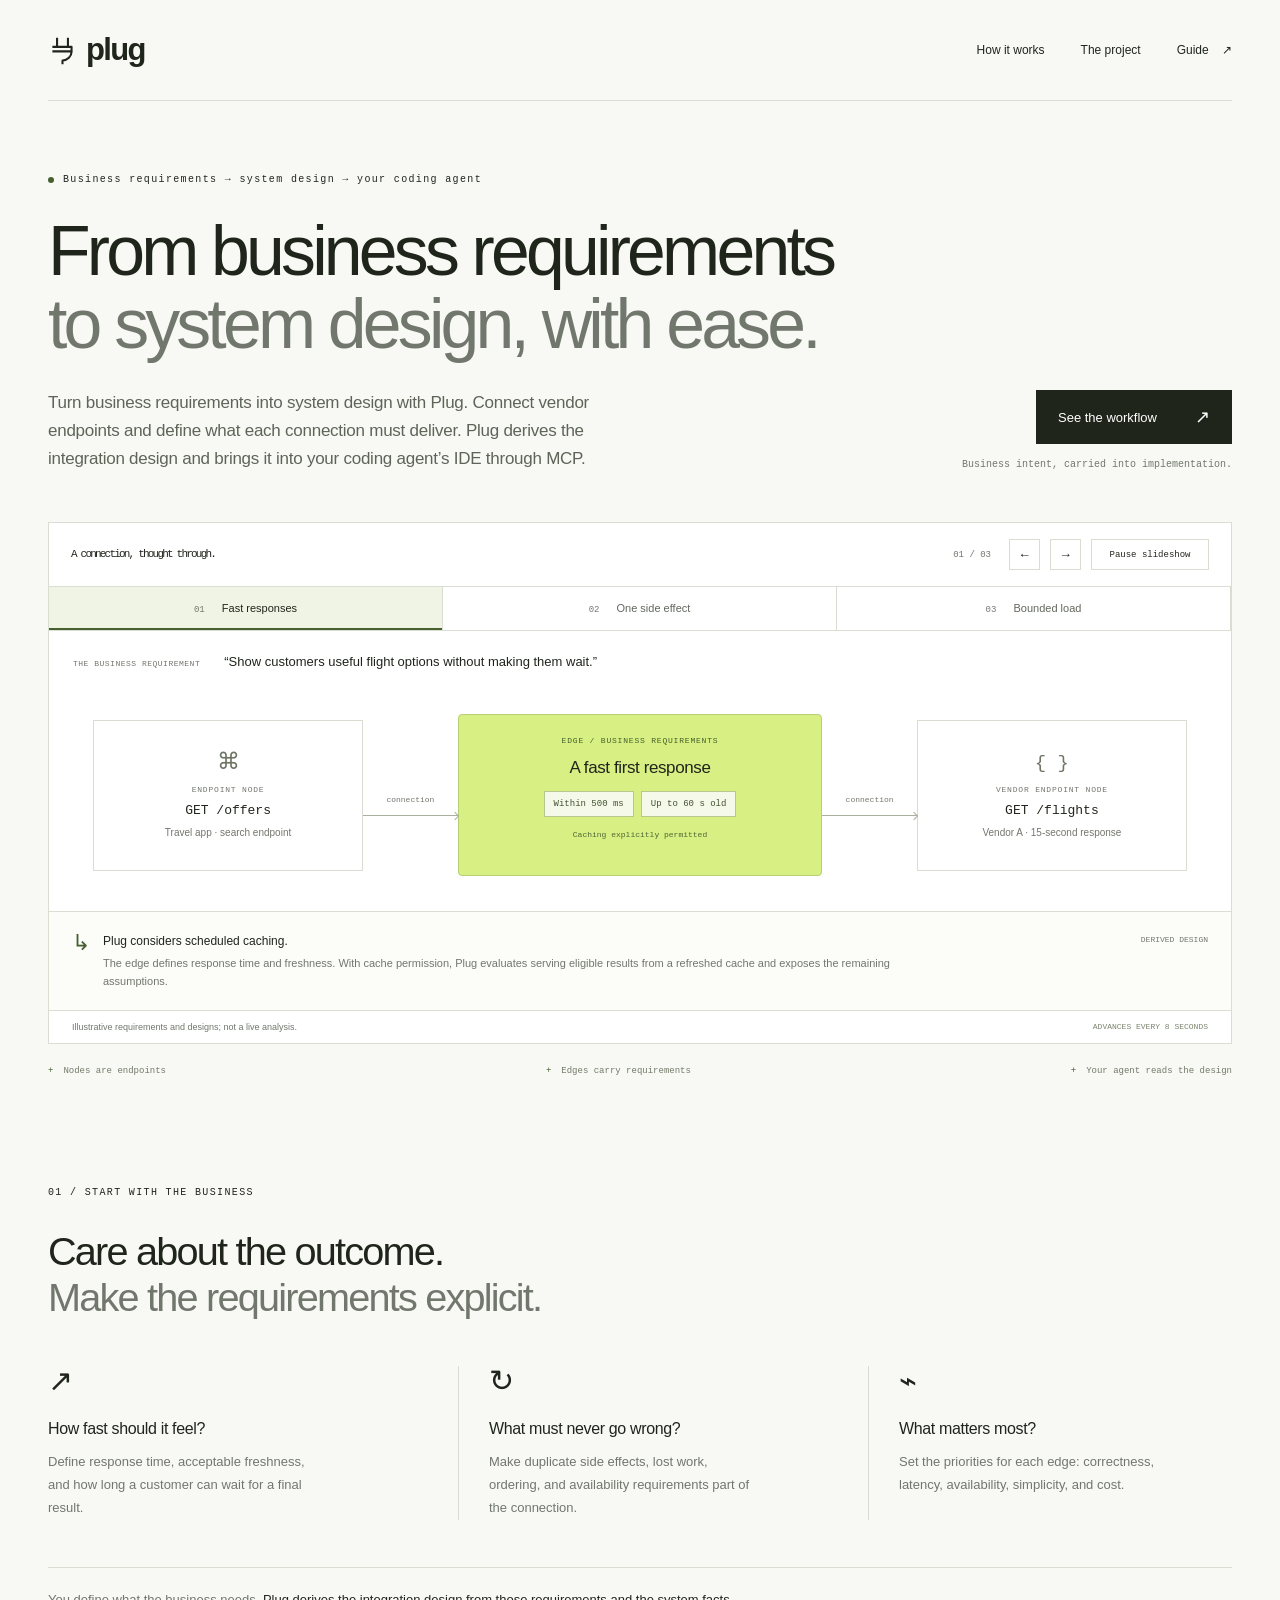
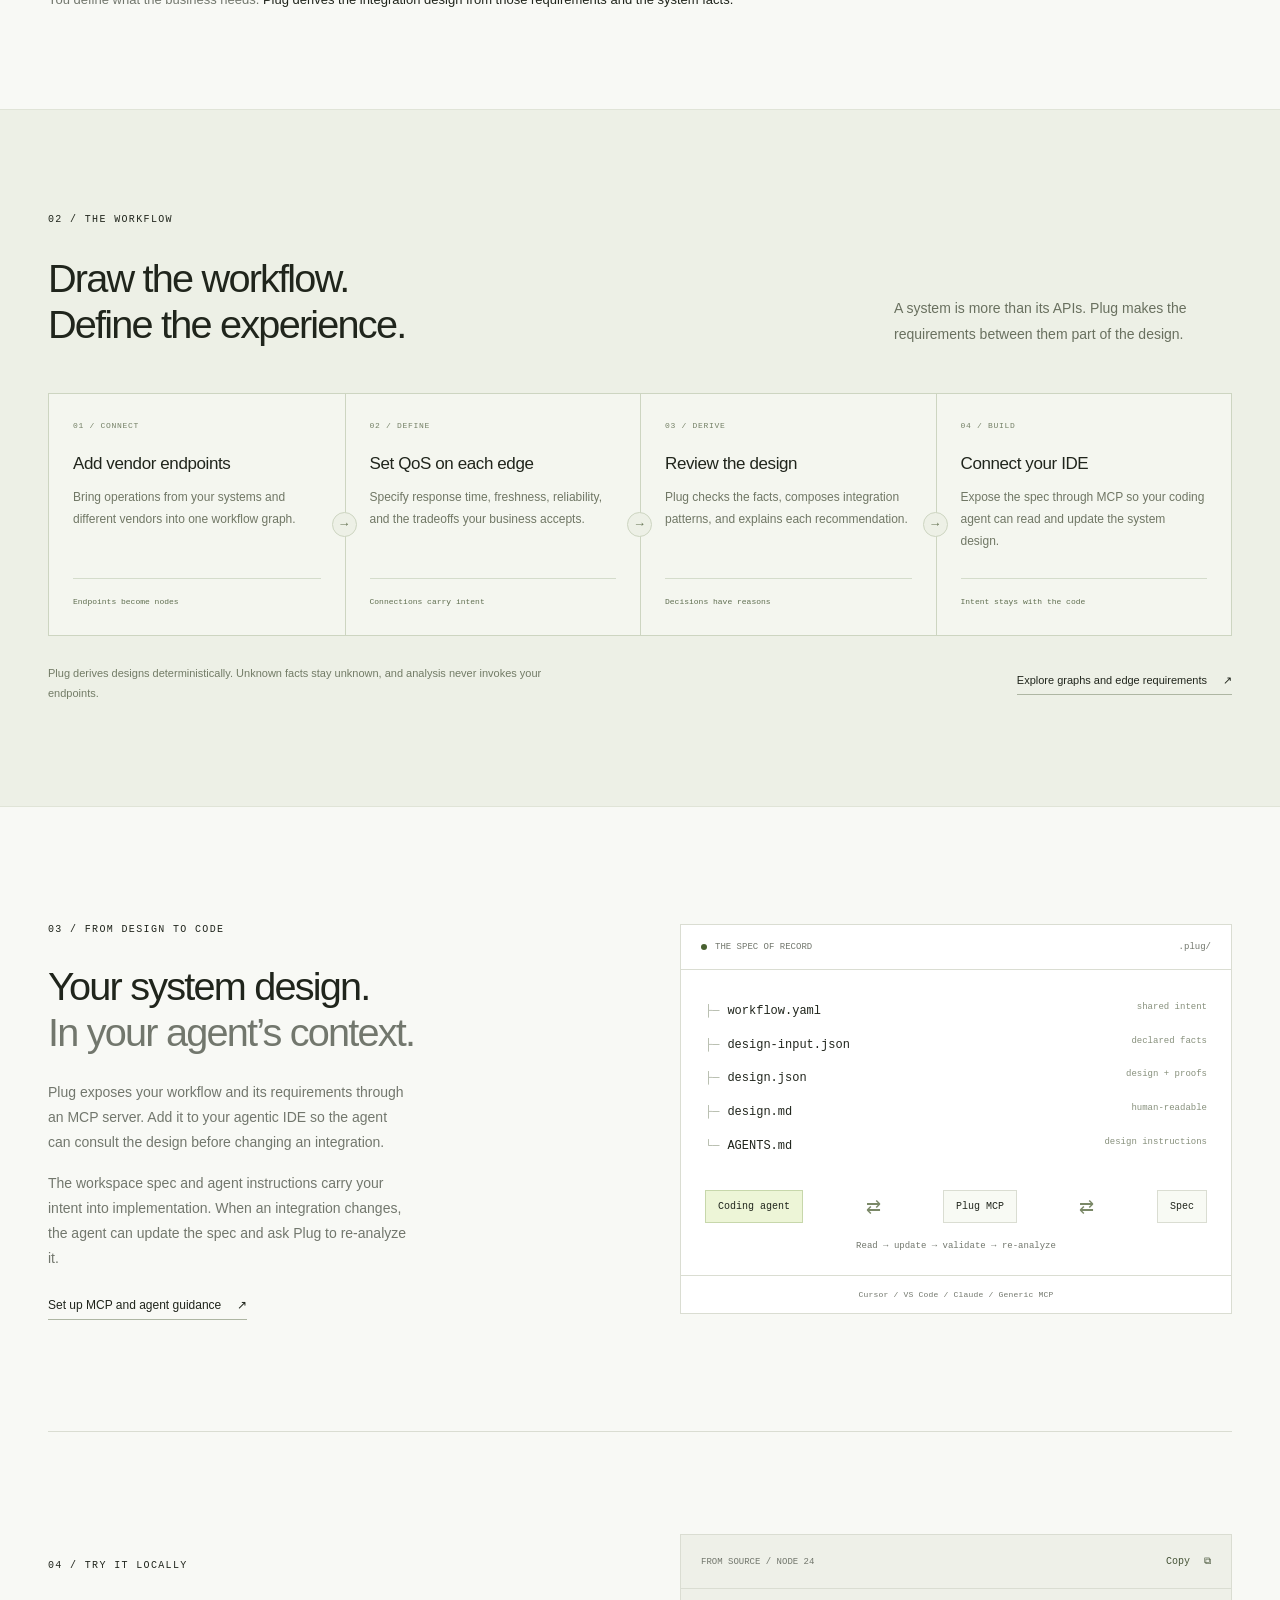
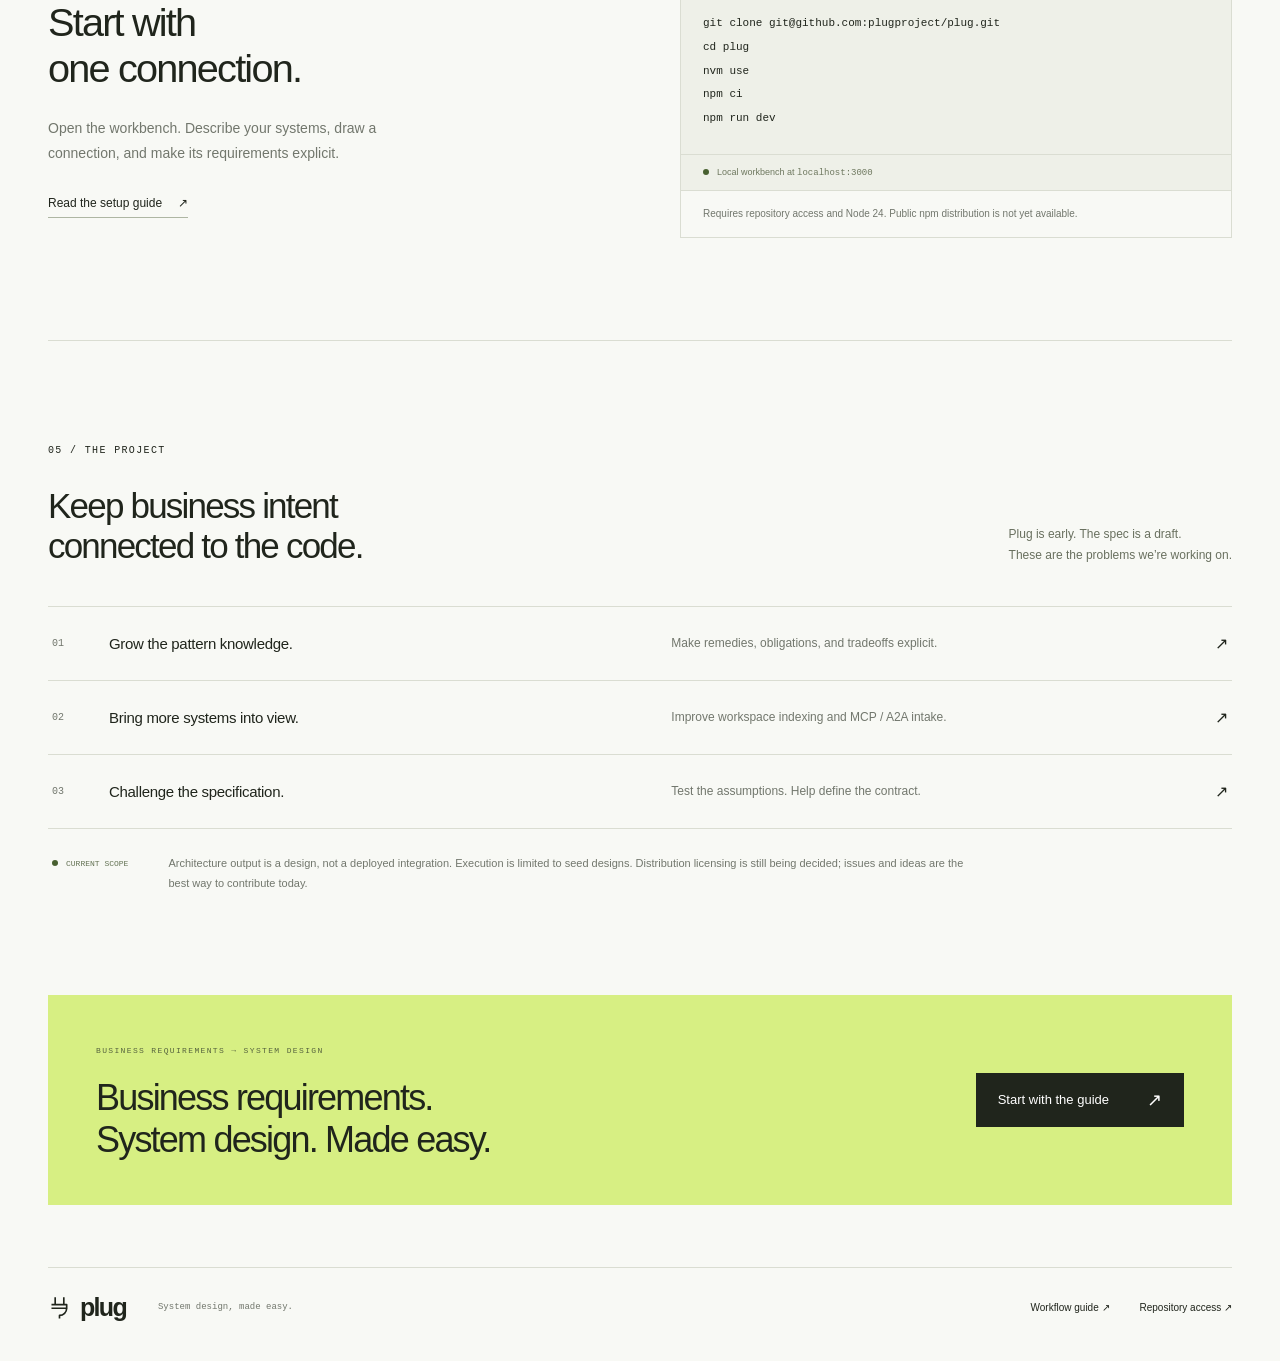
<file: index.html>
<!doctype html>
<html lang="en">
  <head>
    <meta charset="utf-8" />
    <meta name="viewport" content="width=device-width, initial-scale=1" />
    <meta name="theme-color" content="#f8f9f5" />
    <meta
      name="description"
      content="Easily turn business requirements into system design. Define what your workflow needs; Plug derives the integration design and brings it into your coding agent's IDE."
    />
    <meta
      property="og:title"
      content="Plug — Business requirements to system design, made easy"
    />
    <meta
      property="og:description"
      content="Easily turn business requirements into system design. Define what your workflow needs; Plug derives the integration design and brings it into your coding agent's IDE."
    />
    <meta property="og:type" content="website" />
    <meta
      property="og:image"
      content="https://plugproject.io/assets/plug-preview.png"
    />
    <meta property="og:image:type" content="image/png" />
    <meta property="og:image:width" content="512" />
    <meta property="og:image:height" content="512" />
    <meta
      property="og:image:alt"
      content="Plug logo: a black plug on a green background"
    />
    <meta name="twitter:card" content="summary" />
    <meta
      name="twitter:image"
      content="https://plugproject.io/assets/plug-preview.png"
    />
    <meta
      name="twitter:image:alt"
      content="Plug logo: a black plug on a green background"
    />
    <meta
      name="twitter:title"
      content="Plug — Business requirements to system design, made easy"
    />
    <meta
      name="twitter:description"
      content="Easily turn business requirements into system design. Define what your workflow needs; Plug derives the integration design and brings it into your coding agent's IDE."
    />
    <title>Plug — Business requirements to system design, made easy</title>
    <link rel="icon" href="assets/favicon.svg" type="image/svg+xml" />
    <link rel="stylesheet" href="styles.css" />
    <script src="script.js" defer></script>
  </head>
  <body>
    <a class="skip-link" href="#main">Skip to content</a>
    <header class="site-header wrap">
      <a class="brand" href="#" aria-label="Plug home"
        ><svg viewBox="0 0 32 32" aria-hidden="true">
          <path d="M10 3v9M22 3v9M6 12h20v5a10 10 0 0 1-10 10v3M6 17h20" /></svg
        ><span>plug</span></a
      >
      <nav aria-label="Main navigation">
        <a href="#how-it-works">How it works</a>
        <a href="#build-with-us">The project</a>
        <a class="nav-source" href="guide.html"
          >Guide <span aria-hidden="true">↗</span></a
        >
      </nav>
    </header>

    <main id="main">
      <section class="hero wrap" aria-labelledby="hero-title">
        <div class="eyebrow">
          <span class="status-dot"></span> Business requirements → system design
          → your coding agent
        </div>
        <h1 id="hero-title">
          From business requirements<br /><span>to system design, with ease.</span>
        </h1>
        <div class="hero-bottom">
          <p class="intro">
            Turn business requirements into system design with Plug. Connect
            vendor endpoints and define what each connection must deliver.
            Plug derives the integration design and brings it into your
            coding agent’s IDE through MCP.
          </p>
          <div class="hero-action">
            <a class="button button-dark" href="#how-it-works"
              >See the workflow <span aria-hidden="true">↗</span></a
            ><span class="mono small muted"
              >Business intent, carried into implementation.</span
            >
          </div>
        </div>

        <div
          class="architecture"
          role="region"
          aria-roledescription="carousel"
          aria-label="Three workflow design examples"
        >
          <div class="diagram-toolbar">
            <h2 id="architecture-title" class="mono small">
              A connection, thought through.
            </h2>
            <div class="slideshow-controls">
              <span id="slide-count" class="mono">01 / 03</span>
              <button
                id="previous-slide"
                type="button"
                aria-label="Previous example"
              >
                ←
              </button>
              <button id="next-slide" type="button" aria-label="Next example">
                →
              </button>
              <button id="slideshow-toggle" type="button">
                Pause slideshow
              </button>
            </div>
          </div>
          <div
            class="scenario-tabs"
            role="tablist"
            aria-label="Explore a business requirement"
          >
            <button
              type="button"
              id="tab-latency"
              role="tab"
              aria-selected="true"
              aria-controls="scenario-panel"
              tabindex="0"
              data-scenario="latency"
            >
              <span class="tab-index">01</span> Fast responses<span
                class="tab-progress"
                aria-hidden="true"
              ></span>
            </button>
            <button
              type="button"
              id="tab-duplicates"
              role="tab"
              aria-selected="false"
              aria-controls="scenario-panel"
              tabindex="-1"
              data-scenario="duplicates"
            >
              <span class="tab-index">02</span> One side effect<span
                class="tab-progress"
                aria-hidden="true"
              ></span>
            </button>
            <button
              type="button"
              id="tab-bursts"
              role="tab"
              aria-selected="false"
              aria-controls="scenario-panel"
              tabindex="-1"
              data-scenario="bursts"
            >
              <span class="tab-index">03</span> Bounded load<span
                class="tab-progress"
                aria-hidden="true"
              ></span>
            </button>
          </div>
          <div
            id="scenario-panel"
            role="tabpanel"
            aria-labelledby="tab-latency"
            aria-live="off"
            aria-atomic="true"
            tabindex="0"
          >
            <div class="business-intent">
              <span class="mono">THE BUSINESS REQUIREMENT</span>
              <p id="business-intent">
                “Show customers useful flight options without making them wait.”
              </p>
            </div>
            <div class="connection-canvas">
              <div class="system-node">
                <span class="node-icon" aria-hidden="true">⌘</span>
                <span class="mono node-kind">ENDPOINT NODE</span>
                <strong id="caller-name">GET /offers</strong>
                <span id="caller-fact">Travel app · search endpoint</span>
              </div>
              <div class="connector connector-in" aria-hidden="true">
                <span>connection</span><i></i>
              </div>
              <div class="plug-node edge-requirements">
                <span class="mono node-kind">EDGE / BUSINESS REQUIREMENTS</span>
                <strong id="requirement-name">A fast first response</strong>
                <div class="pattern-line">
                  <span class="mini-node" id="requirement-first"
                    >Within 500 ms</span
                  ><span class="mini-node" id="requirement-second"
                    >Up to 60 s old</span
                  >
                </div>
                <span class="pattern-detail" id="requirement-detail"
                  >Caching explicitly permitted</span
                >
              </div>
              <div class="connector connector-out" aria-hidden="true">
                <span>connection</span><i></i>
              </div>
              <div class="system-node">
                <span class="node-icon node-icon-api" aria-hidden="true"
                  >{ }</span
                >
                <span class="mono node-kind">VENDOR ENDPOINT NODE</span>
                <strong id="downstream-name">GET /flights</strong>
                <span id="downstream-fact">Vendor A · 15-second response</span>
              </div>
            </div>
            <div class="diagram-reason">
              <span class="reason-mark" aria-hidden="true">↳</span>
              <div>
                <strong id="reason-title"
                  >Plug considers scheduled caching.</strong
                >
                <p id="reason-detail">
                  The edge defines response time and freshness. With cache
                  permission, Plug evaluates serving eligible results from a
                  refreshed cache and exposes the remaining assumptions.
                </p>
              </div>
              <span class="mono example-label">DERIVED DESIGN</span>
            </div>
          </div>
          <div class="diagram-footnote">
            <span
              >Illustrative requirements and designs; not a live analysis.</span
            ><span id="playback-status" class="mono"
              >ADVANCES EVERY 8 SECONDS</span
            >
          </div>
        </div>
        <div class="hero-facts mono">
          <span>Nodes are endpoints</span><span>Edges carry requirements</span
          ><span>Your agent reads the design</span>
        </div>
      </section>

      <section
        class="problem-section wrap section-space"
        aria-labelledby="problem-title"
      >
        <div class="section-heading">
          <span class="eyebrow">01 / START WITH THE BUSINESS</span>
          <h2 id="problem-title">
            Care about the outcome.<br /><span class="muted"
              >Make the requirements explicit.</span
            >
          </h2>
        </div>
        <div class="problem-grid">
          <article>
            <span class="problem-symbol" aria-hidden="true">↗</span>
            <h3>How fast should it feel?</h3>
            <p>
              Define response time, acceptable freshness, and how long a
              customer can wait for a final result.
            </p>
          </article>
          <article>
            <span class="problem-symbol" aria-hidden="true">↻</span>
            <h3>What must never go wrong?</h3>
            <p>
              Make duplicate side effects, lost work, ordering, and availability
              requirements part of the connection.
            </p>
          </article>
          <article>
            <span class="problem-symbol" aria-hidden="true">⌁</span>
            <h3>What matters most?</h3>
            <p>
              Set the priorities for each edge: correctness, latency,
              availability, simplicity, and cost.
            </p>
          </article>
        </div>
        <p class="section-note">
          You define what the business needs.
          <strong
            >Plug derives the integration design from those requirements and the
            system facts.</strong
          >
        </p>
      </section>

      <section
        id="how-it-works"
        class="how-section section-space"
        aria-labelledby="how-title"
      >
        <div class="wrap">
          <div class="section-heading">
            <span class="eyebrow">02 / THE WORKFLOW</span>
            <div class="split-heading">
              <h2 id="how-title">
                Draw the workflow.<br />Define the experience.
              </h2>
              <p>
                A system is more than its APIs. Plug makes the requirements
                between them part of the design.
              </p>
            </div>
          </div>
          <ol
            class="derivation-diagram"
            aria-label="From business requirements to an agent-readable system design"
          >
            <li>
              <span class="step-label mono">01 / CONNECT</span>
              <h3>Add vendor endpoints</h3>
              <p>
                Bring operations from your systems and different vendors into
                one workflow graph.
              </p>
              <span class="step-tag mono">Endpoints become nodes</span>
            </li>
            <li>
              <span class="step-label mono">02 / DEFINE</span>
              <h3>Set QoS on each edge</h3>
              <p>
                Specify response time, freshness, reliability, and the tradeoffs
                your business accepts.
              </p>
              <span class="step-tag mono">Connections carry intent</span>
            </li>
            <li>
              <span class="step-label mono">03 / DERIVE</span>
              <h3>Review the design</h3>
              <p>
                Plug checks the facts, composes integration patterns, and
                explains each recommendation.
              </p>
              <span class="step-tag mono">Decisions have reasons</span>
            </li>
            <li>
              <span class="step-label mono">04 / BUILD</span>
              <h3>Connect your IDE</h3>
              <p>
                Expose the spec through MCP so your coding agent can read and
                update the system design.
              </p>
              <span class="step-tag mono">Intent stays with the code</span>
            </li>
          </ol>
          <div class="engine-bottom">
            <p>
              Plug derives designs deterministically. Unknown facts stay
              unknown, and analysis never invokes your endpoints.
            </p>
            <a class="text-link" href="guide.html#workflow"
              >Explore graphs and edge requirements
              <span aria-hidden="true">↗</span></a
            >
          </div>
        </div>
      </section>

      <section
        id="agent-workflow"
        class="agent-section wrap section-space"
        aria-labelledby="agent-title"
      >
        <div class="agent-copy">
          <span class="eyebrow">03 / FROM DESIGN TO CODE</span>
          <h2 id="agent-title">
            Your system design.<br /><span class="muted"
              >In your agent’s context.</span
            >
          </h2>
          <p>
            Plug exposes your workflow and its requirements through an MCP
            server. Add it to your agentic IDE so the agent can consult the
            design before changing an integration.
          </p>
          <p>
            The workspace spec and agent instructions carry your intent into
            implementation. When an integration changes, the agent can update
            the spec and ask Plug to re-analyze it.
          </p>
          <a class="text-link" href="guide.html#ide"
            >Set up MCP and agent guidance <span aria-hidden="true">↗</span></a
          >
        </div>
        <div class="agent-artifact">
          <div class="artifact-bar mono">
            <span><span class="status-dot"></span> THE SPEC OF RECORD</span
            ><span>.plug/</span>
          </div>
          <div class="file-tree mono">
            <div><span>├─</span> workflow.yaml <em>shared intent</em></div>
            <div><span>├─</span> design-input.json <em>declared facts</em></div>
            <div><span>├─</span> design.json <em>design + proofs</em></div>
            <div><span>├─</span> design.md <em>human-readable</em></div>
            <div><span>└─</span> AGENTS.md <em>design instructions</em></div>
          </div>
          <div
            class="agent-loop"
            aria-label="The coding agent reads the spec, updates it through Plug MCP, and Plug validates and re-analyzes it"
          >
            <span>Coding agent</span
            ><span class="loop-arrow" aria-hidden="true">⇄</span
            ><span>Plug MCP</span
            ><span class="loop-arrow" aria-hidden="true">⇄</span
            ><span>Spec</span>
          </div>
          <p class="artifact-note">Read → update → validate → re-analyze</p>
          <div class="agent-compat mono">
            Cursor / VS Code / Claude / Generic MCP
          </div>
        </div>
      </section>

      <section
        id="get-started"
        class="start-section wrap section-space"
        aria-labelledby="start-title"
      >
        <div class="start-copy">
          <span class="eyebrow">04 / TRY IT LOCALLY</span>
          <h2 id="start-title">Start with<br />one connection.</h2>
          <p>
            Open the workbench. Describe your systems, draw a connection, and
            make its requirements explicit.
          </p>
          <a class="text-link" href="guide.html#quickstart"
            >Read the setup guide <span aria-hidden="true">↗</span></a
          >
        </div>
        <div class="quickstart">
          <div class="terminal-header mono">
            <span>FROM SOURCE / NODE 24</span
            ><button
              type="button"
              id="copy-commands"
              aria-label="Copy setup commands"
            >
              Copy <span aria-hidden="true">⧉</span>
            </button>
          </div>
          <pre><code id="setup-commands">git clone git@github.com:plugproject/plug.git
cd plug
nvm use
npm ci
npm run dev</code></pre>
          <div class="terminal-footer">
            <span class="status-dot"></span
            ><span>Local workbench at <code>localhost:3000</code></span>
          </div>
          <p class="setup-note">
            Requires repository access and Node 24. Public npm distribution is
            not yet available.
          </p>
          <span id="copy-status" role="status" class="sr-only"></span>
        </div>
      </section>

      <section
        id="build-with-us"
        class="project-section wrap section-space"
        aria-labelledby="project-title"
      >
        <div class="section-heading">
          <span class="eyebrow">05 / THE PROJECT</span>
          <div class="split-heading">
            <h2 id="project-title">
              Keep business intent<br />connected to the code.
            </h2>
            <p>
              Plug is early. The spec is a draft.<br />These are the problems
              we’re working on.
            </p>
          </div>
        </div>
        <a class="project-row" href="guide.html#patterns"
          ><span class="mono muted">01</span>
          <h3>Grow the pattern knowledge.</h3>
          <p>Make remedies, obligations, and tradeoffs explicit.</p>
          <span aria-hidden="true">↗</span></a
        >
        <a class="project-row" href="guide.html#intake"
          ><span class="mono muted">02</span>
          <h3>Bring more systems into view.</h3>
          <p>Improve workspace indexing and MCP / A2A intake.</p>
          <span aria-hidden="true">↗</span></a
        >
        <a class="project-row" href="guide.html#specification"
          ><span class="mono muted">03</span>
          <h3>Challenge the specification.</h3>
          <p>Test the assumptions. Help define the contract.</p>
          <span aria-hidden="true">↗</span></a
        >
        <div class="project-status">
          <span class="mono status-label"
            ><span class="status-dot"></span> CURRENT SCOPE</span
          >
          <p>
            Architecture output is a design, not a deployed integration.
            Execution is limited to seed designs. Distribution licensing is
            still being decided; issues and ideas are the best way to contribute
            today.
          </p>
        </div>
      </section>

      <section class="closing wrap">
        <div>
          <span class="eyebrow"
            >BUSINESS REQUIREMENTS → SYSTEM DESIGN</span
          >
          <h2>Business requirements.<br />System design. Made easy.</h2>
        </div>
        <a class="button button-dark" href="guide.html#quickstart"
          >Start with the guide <span aria-hidden="true">↗</span></a
        >
      </section>
    </main>
    <footer class="site-footer wrap">
      <a class="brand" href="#" aria-label="Plug home"
        ><svg viewBox="0 0 32 32" aria-hidden="true">
          <path d="M10 3v9M22 3v9M6 12h20v5a10 10 0 0 1-10 10v3M6 17h20" /></svg
        ><span>plug</span></a
      ><span class="mono small muted">System design, made easy.</span>
      <div>
        <a href="guide.html">Workflow guide ↗</a
        ><a href="guide.html#source">Repository access ↗</a>
      </div>
    </footer>
  </body>
</html>
</file>
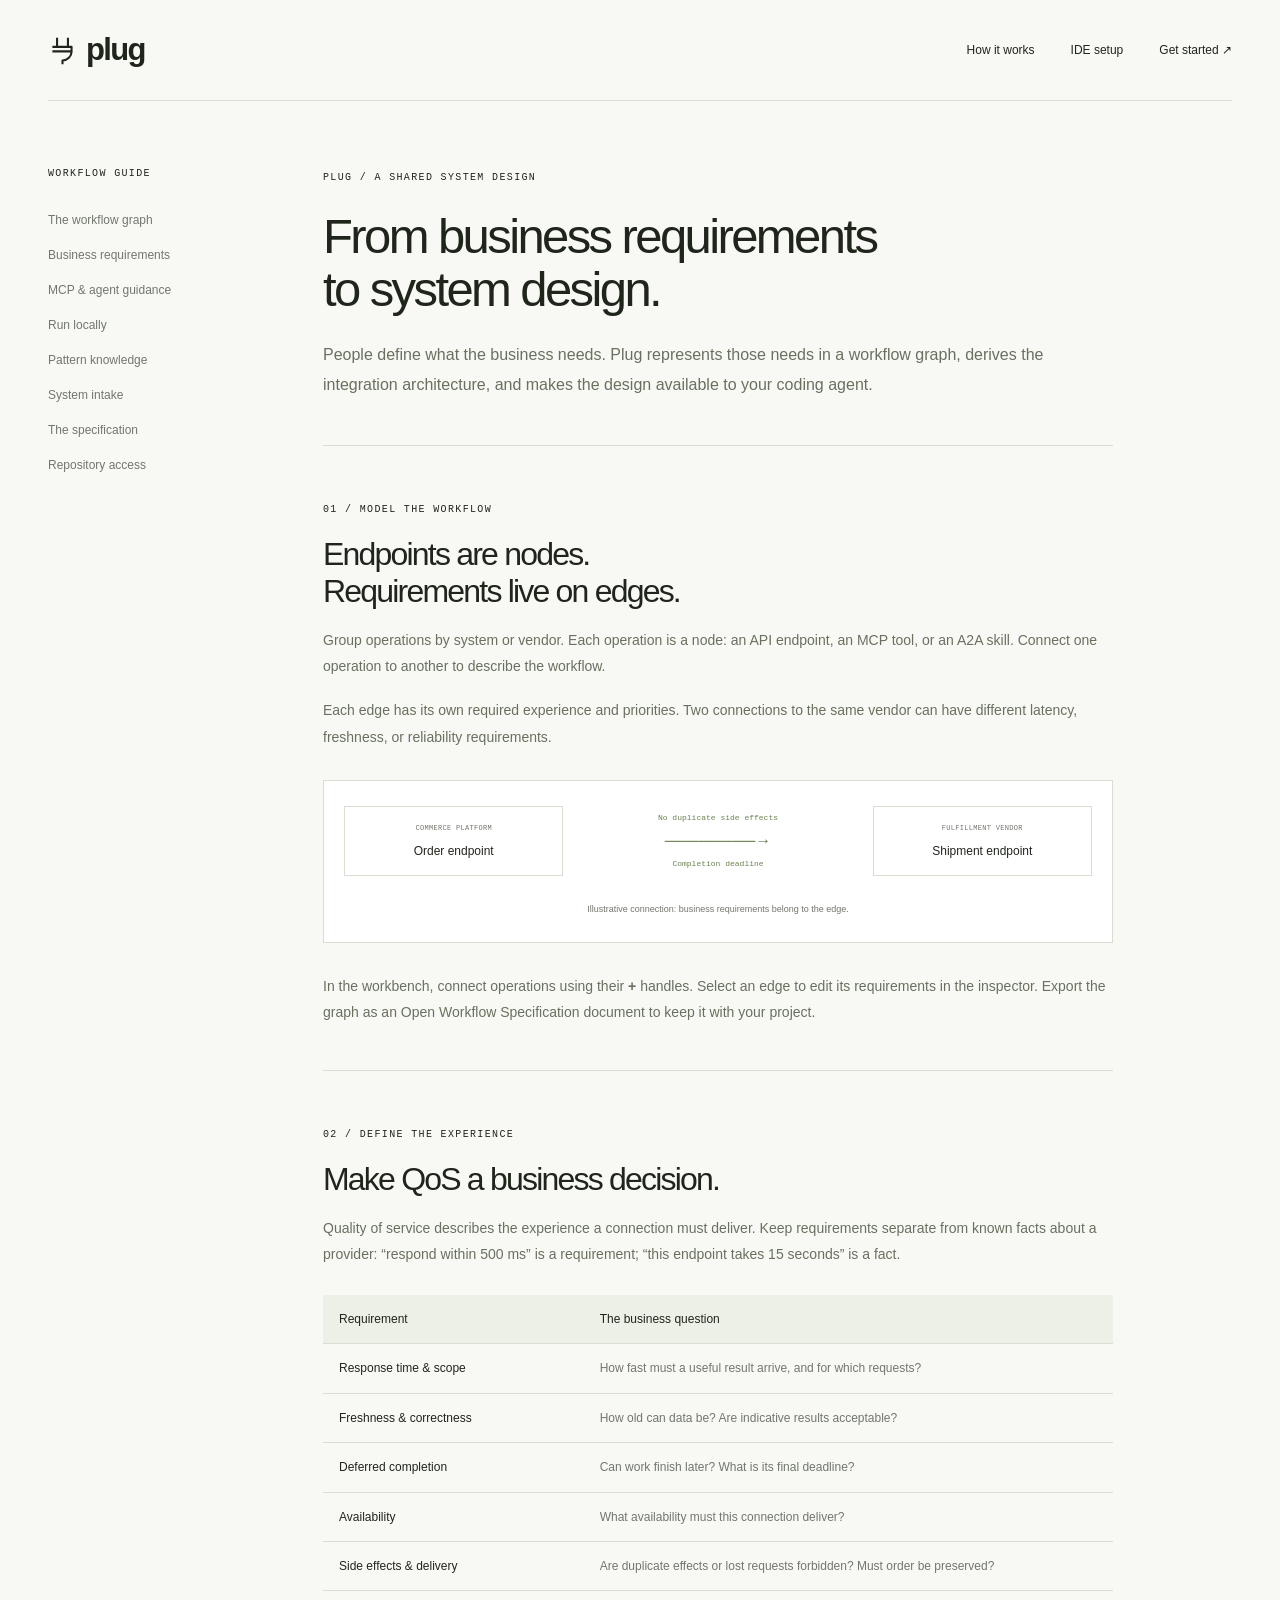
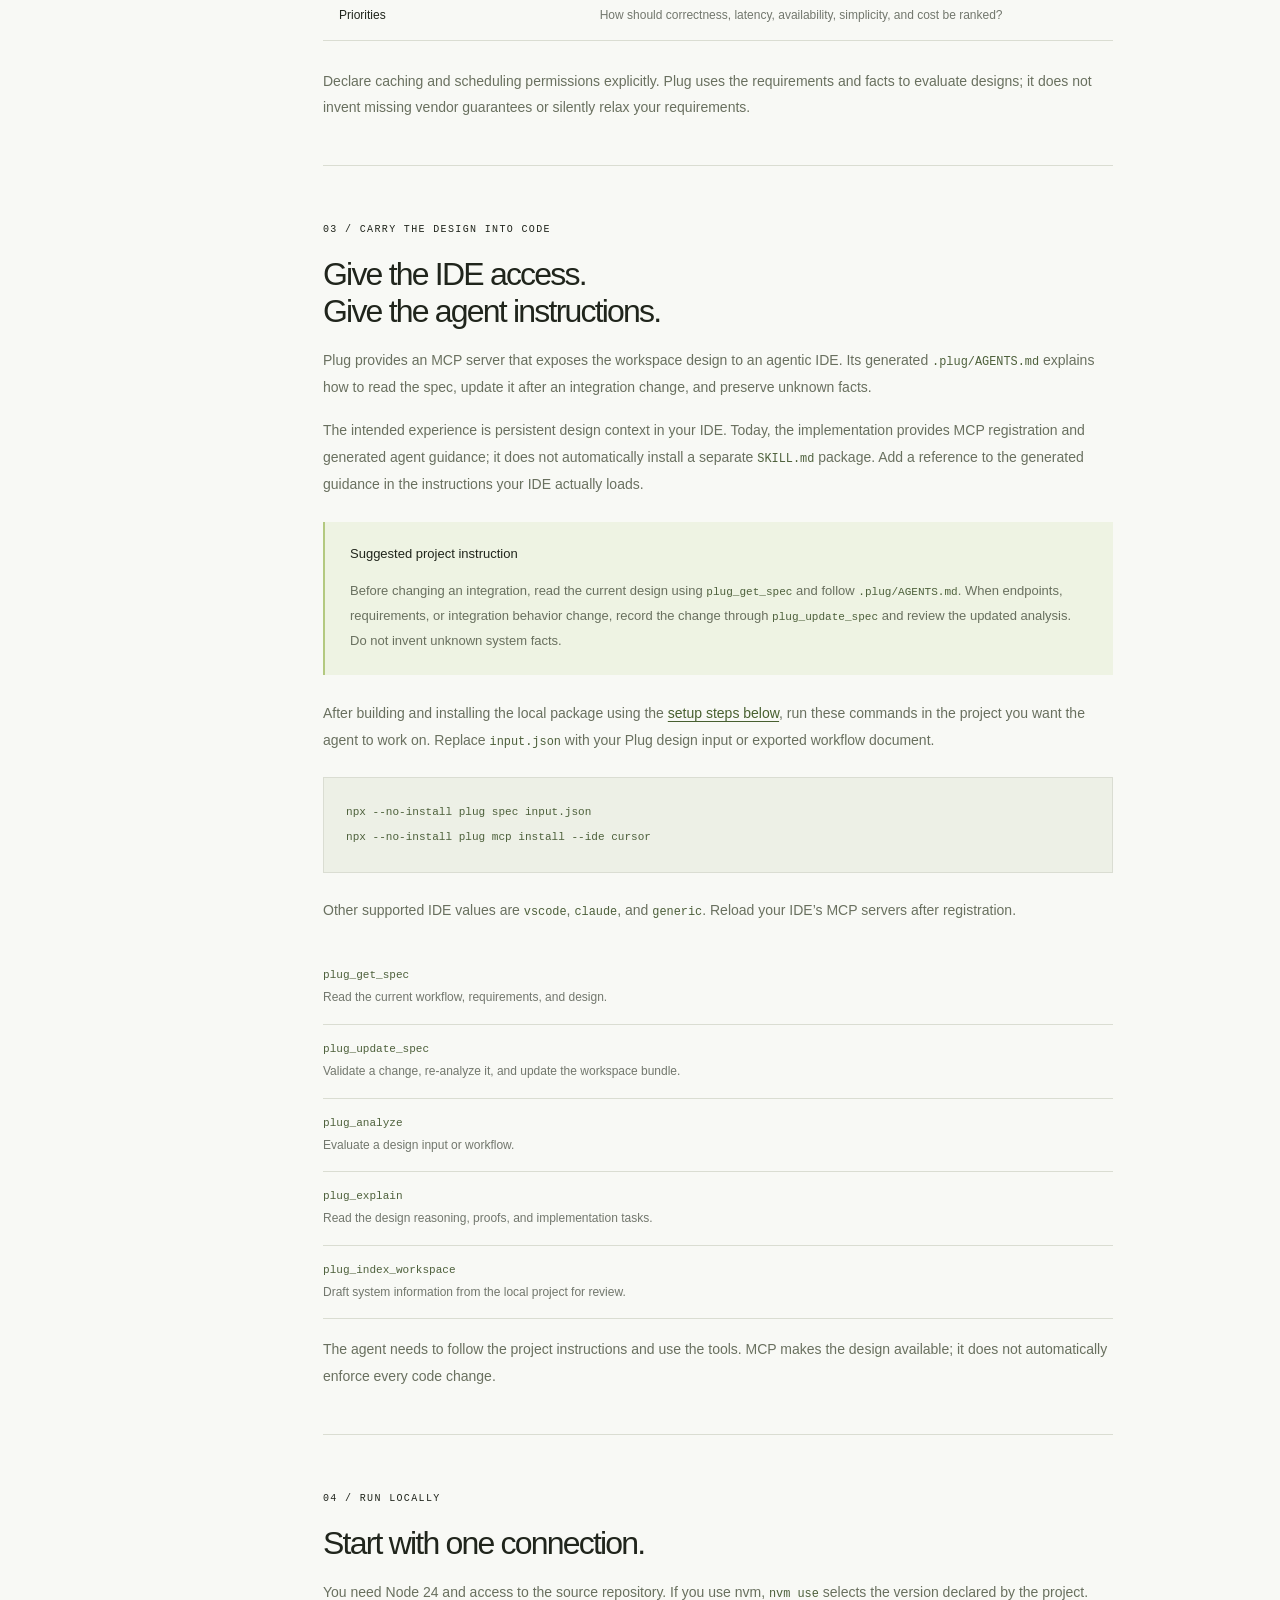
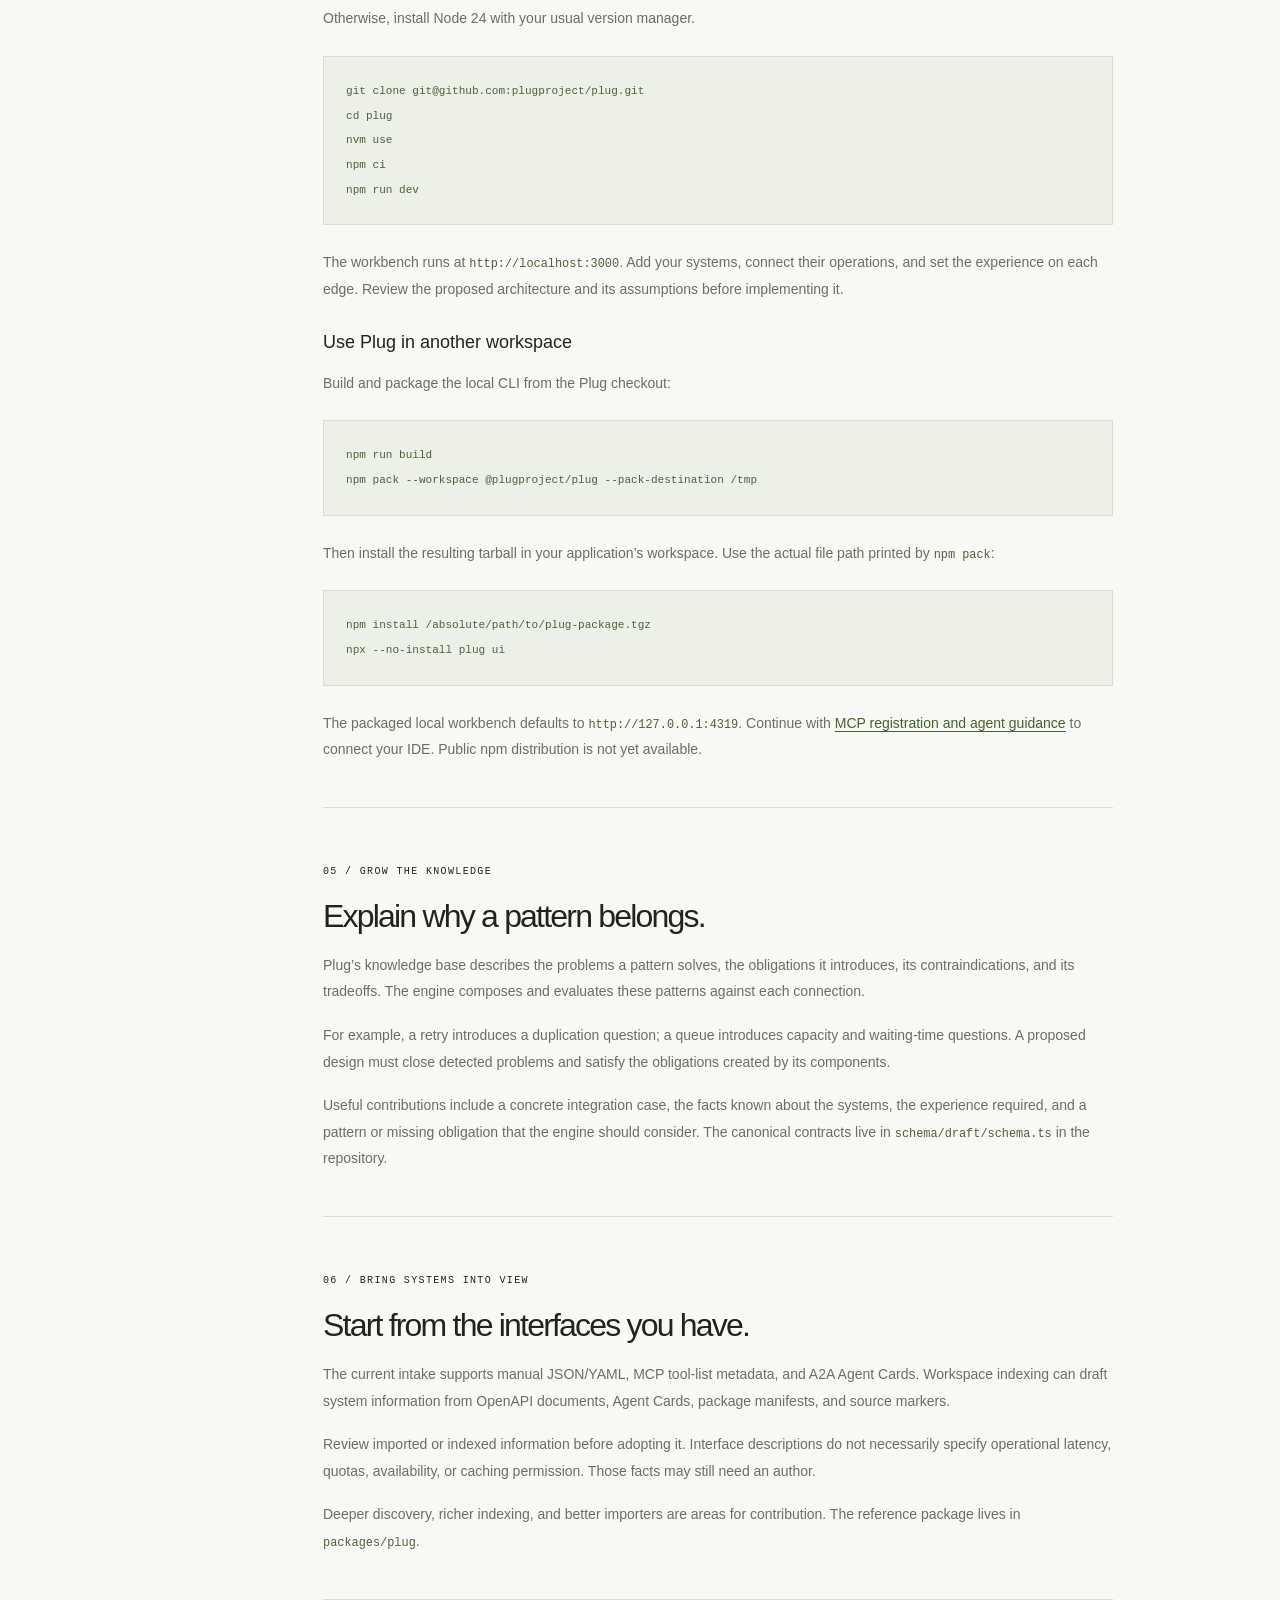
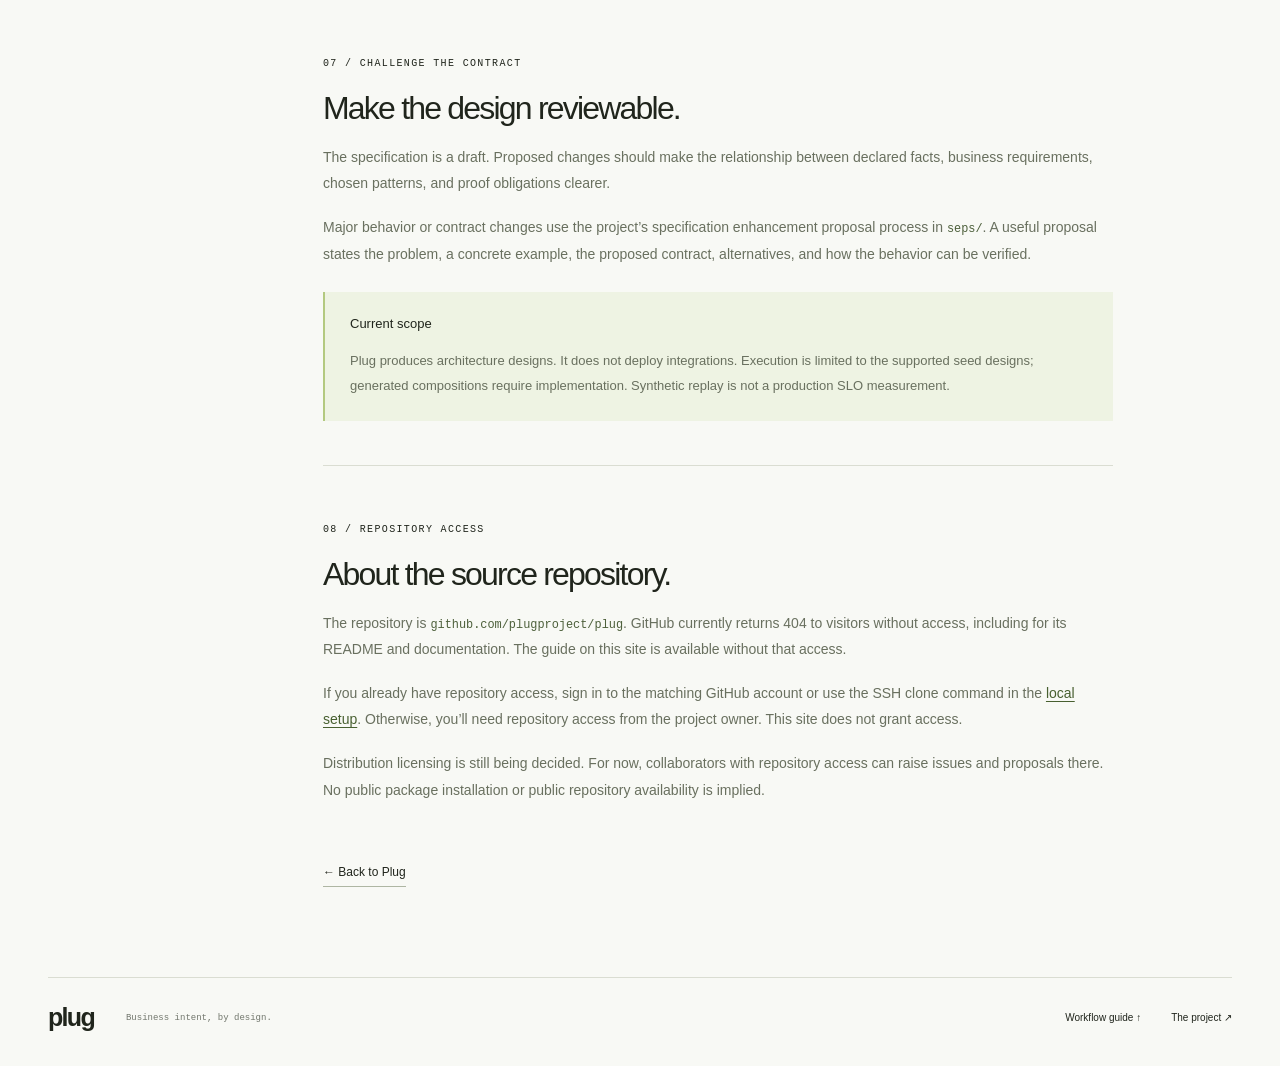
<file: guide.html>
<!doctype html>
<html lang="en">
  <head>
    <meta charset="utf-8" />
    <meta name="viewport" content="width=device-width, initial-scale=1" />
    <meta name="theme-color" content="#f8f9f5" />
    <meta
      name="description"
      content="Learn how to turn business requirements into system design with ease using Plug: define workflow needs, review the derived design, and connect your coding agent."
    />
    <meta
      property="og:title"
      content="Plug guide — Business requirements to system design, made easy"
    />
    <meta
      property="og:description"
      content="Learn how to turn business requirements into system design with ease using Plug: define workflow needs, review the derived design, and connect your coding agent."
    />
    <meta property="og:type" content="website" />
    <meta
      property="og:image"
      content="https://plugproject.io/assets/plug-preview.png"
    />
    <meta property="og:image:type" content="image/png" />
    <meta property="og:image:width" content="512" />
    <meta property="og:image:height" content="512" />
    <meta
      property="og:image:alt"
      content="Plug logo: a black plug on a green background"
    />
    <meta name="twitter:card" content="summary" />
    <meta
      name="twitter:image"
      content="https://plugproject.io/assets/plug-preview.png"
    />
    <meta
      name="twitter:image:alt"
      content="Plug logo: a black plug on a green background"
    />
    <meta
      name="twitter:title"
      content="Plug guide — Business requirements to system design, made easy"
    />
    <meta
      name="twitter:description"
      content="Learn how to turn business requirements into system design with ease using Plug: define workflow needs, review the derived design, and connect your coding agent."
    />
    <title>Plug guide — Business requirements to system design, made easy</title>
    <link rel="icon" href="assets/favicon.svg" type="image/svg+xml" />
    <link rel="stylesheet" href="styles.css" />
  </head>
  <body>
    <a class="skip-link" href="#main">Skip to content</a>
    <header class="site-header wrap">
      <a class="brand" href="index.html" aria-label="Plug home"
        ><svg viewBox="0 0 32 32" aria-hidden="true">
          <path d="M10 3v9M22 3v9M6 12h20v5a10 10 0 0 1-10 10v3M6 17h20" /></svg
        ><span>plug</span></a
      >
      <nav aria-label="Main navigation">
        <a href="index.html#how-it-works">How it works</a
        ><a href="#ide">IDE setup</a><a href="#quickstart">Get started ↗</a>
      </nav>
    </header>
    <main id="main" class="wrap guide-layout">
      <aside class="guide-sidebar">
        <nav aria-label="Guide contents">
          <span class="eyebrow">WORKFLOW GUIDE</span
          ><a href="#workflow">The workflow graph</a
          ><a href="#requirements">Business requirements</a
          ><a href="#ide">MCP &amp; agent guidance</a
          ><a href="#quickstart">Run locally</a
          ><a href="#patterns">Pattern knowledge</a
          ><a href="#intake">System intake</a
          ><a href="#specification">The specification</a
          ><a href="#source">Repository access</a>
        </nav>
      </aside>
      <article class="guide-content">
        <div class="guide-heading">
          <span class="eyebrow">PLUG / A SHARED SYSTEM DESIGN</span>
          <h1>From business requirements<br />to system design.</h1>
          <p>
            People define what the business needs. Plug represents those needs
            in a workflow graph, derives the integration architecture, and makes
            the design available to your coding agent.
          </p>
        </div>
        <section id="workflow">
          <span class="eyebrow">01 / MODEL THE WORKFLOW</span>
          <h2>Endpoints are nodes.<br />Requirements live on edges.</h2>
          <p>
            Group operations by system or vendor. Each operation is a node: an
            API endpoint, an MCP tool, or an A2A skill. Connect one operation to
            another to describe the workflow.
          </p>
          <p>
            Each edge has its own required experience and priorities. Two
            connections to the same vendor can have different latency,
            freshness, or reliability requirements.
          </p>
          <figure class="guide-graph">
            <div class="guide-graph-node">
              <span class="mono">COMMERCE PLATFORM</span
              ><strong>Order endpoint</strong>
            </div>
            <div class="guide-graph-edge">
              <span class="mono">No duplicate side effects</span
              ><span aria-hidden="true">────────→</span
              ><span class="mono">Completion deadline</span>
            </div>
            <div class="guide-graph-node">
              <span class="mono">FULFILLMENT VENDOR</span
              ><strong>Shipment endpoint</strong>
            </div>
            <figcaption>
              Illustrative connection: business requirements belong to the edge.
            </figcaption>
          </figure>
          <p>
            In the workbench, connect operations using their
            <strong>+</strong> handles. Select an edge to edit its requirements
            in the inspector. Export the graph as an Open Workflow Specification
            document to keep it with your project.
          </p>
        </section>
        <section id="requirements">
          <span class="eyebrow">02 / DEFINE THE EXPERIENCE</span>
          <h2>Make QoS a business decision.</h2>
          <p>
            Quality of service describes the experience a connection must
            deliver. Keep requirements separate from known facts about a
            provider: “respond within 500 ms” is a requirement; “this endpoint
            takes 15 seconds” is a fact.
          </p>
          <div class="guide-table-wrap">
            <table>
              <thead>
                <tr>
                  <th>Requirement</th>
                  <th>The business question</th>
                </tr>
              </thead>
              <tbody>
                <tr>
                  <td>Response time &amp; scope</td>
                  <td>
                    How fast must a useful result arrive, and for which
                    requests?
                  </td>
                </tr>
                <tr>
                  <td>Freshness &amp; correctness</td>
                  <td>
                    How old can data be? Are indicative results acceptable?
                  </td>
                </tr>
                <tr>
                  <td>Deferred completion</td>
                  <td>Can work finish later? What is its final deadline?</td>
                </tr>
                <tr>
                  <td>Availability</td>
                  <td>What availability must this connection deliver?</td>
                </tr>
                <tr>
                  <td>Side effects &amp; delivery</td>
                  <td>
                    Are duplicate effects or lost requests forbidden? Must order
                    be preserved?
                  </td>
                </tr>
                <tr>
                  <td>Priorities</td>
                  <td>
                    How should correctness, latency, availability, simplicity,
                    and cost be ranked?
                  </td>
                </tr>
              </tbody>
            </table>
          </div>
          <p>
            Declare caching and scheduling permissions explicitly. Plug uses the
            requirements and facts to evaluate designs; it does not invent
            missing vendor guarantees or silently relax your requirements.
          </p>
        </section>
        <section id="ide">
          <span class="eyebrow">03 / CARRY THE DESIGN INTO CODE</span>
          <h2>Give the IDE access.<br />Give the agent instructions.</h2>
          <p>
            Plug provides an MCP server that exposes the workspace design to an
            agentic IDE. Its generated <code>.plug/AGENTS.md</code> explains how
            to read the spec, update it after an integration change, and
            preserve unknown facts.
          </p>
          <p>
            The intended experience is persistent design context in your IDE.
            Today, the implementation provides MCP registration and generated
            agent guidance; it does not automatically install a separate
            <code>SKILL.md</code> package. Add a reference to the generated
            guidance in the instructions your IDE actually loads.
          </p>
          <div class="guide-callout">
            <strong>Suggested project instruction</strong>
            <p>
              Before changing an integration, read the current design using
              <code>plug_get_spec</code> and follow
              <code>.plug/AGENTS.md</code>. When endpoints, requirements, or
              integration behavior change, record the change through
              <code>plug_update_spec</code> and review the updated analysis. Do
              not invent unknown system facts.
            </p>
          </div>
          <p>
            After building and installing the local package using the
            <a href="#quickstart">setup steps below</a>, run these commands in
            the project you want the agent to work on. Replace
            <code>input.json</code> with your Plug design input or exported
            workflow document.
          </p>
          <pre><code>npx --no-install plug spec input.json
npx --no-install plug mcp install --ide cursor</code></pre>
          <p>
            Other supported IDE values are <code>vscode</code>,
            <code>claude</code>, and <code>generic</code>. Reload your IDE’s MCP
            servers after registration.
          </p>
          <dl class="tool-list">
            <div>
              <dt><code>plug_get_spec</code></dt>
              <dd>Read the current workflow, requirements, and design.</dd>
            </div>
            <div>
              <dt><code>plug_update_spec</code></dt>
              <dd>
                Validate a change, re-analyze it, and update the workspace
                bundle.
              </dd>
            </div>
            <div>
              <dt><code>plug_analyze</code></dt>
              <dd>Evaluate a design input or workflow.</dd>
            </div>
            <div>
              <dt><code>plug_explain</code></dt>
              <dd>
                Read the design reasoning, proofs, and implementation tasks.
              </dd>
            </div>
            <div>
              <dt><code>plug_index_workspace</code></dt>
              <dd>
                Draft system information from the local project for review.
              </dd>
            </div>
          </dl>
          <p>
            The agent needs to follow the project instructions and use the
            tools. MCP makes the design available; it does not automatically
            enforce every code change.
          </p>
        </section>
        <section id="quickstart">
          <span class="eyebrow">04 / RUN LOCALLY</span>
          <h2>Start with one connection.</h2>
          <p>
            You need Node 24 and access to the source repository. If you use
            nvm, <code>nvm use</code> selects the version declared by the
            project. Otherwise, install Node 24 with your usual version manager.
          </p>
          <pre><code>git clone git@github.com:plugproject/plug.git
cd plug
nvm use
npm ci
npm run dev</code></pre>
          <p>
            The workbench runs at <code>http://localhost:3000</code>. Add your
            systems, connect their operations, and set the experience on each
            edge. Review the proposed architecture and its assumptions before
            implementing it.
          </p>
          <h3>Use Plug in another workspace</h3>
          <p>Build and package the local CLI from the Plug checkout:</p>
          <pre><code>npm run build
npm pack --workspace @plugproject/plug --pack-destination /tmp</code></pre>
          <p>
            Then install the resulting tarball in your application’s workspace.
            Use the actual file path printed by <code>npm pack</code>:
          </p>
          <pre><code>npm install /absolute/path/to/plug-package.tgz
npx --no-install plug ui</code></pre>
          <p>
            The packaged local workbench defaults to
            <code>http://127.0.0.1:4319</code>. Continue with
            <a href="#ide">MCP registration and agent guidance</a> to connect
            your IDE. Public npm distribution is not yet available.
          </p>
        </section>
        <section id="patterns">
          <span class="eyebrow">05 / GROW THE KNOWLEDGE</span>
          <h2>Explain why a pattern belongs.</h2>
          <p>
            Plug’s knowledge base describes the problems a pattern solves, the
            obligations it introduces, its contraindications, and its tradeoffs.
            The engine composes and evaluates these patterns against each
            connection.
          </p>
          <p>
            For example, a retry introduces a duplication question; a queue
            introduces capacity and waiting-time questions. A proposed design
            must close detected problems and satisfy the obligations created by
            its components.
          </p>
          <p>
            Useful contributions include a concrete integration case, the facts
            known about the systems, the experience required, and a pattern or
            missing obligation that the engine should consider. The canonical
            contracts live in <code>schema/draft/schema.ts</code> in the
            repository.
          </p>
        </section>
        <section id="intake">
          <span class="eyebrow">06 / BRING SYSTEMS INTO VIEW</span>
          <h2>Start from the interfaces you have.</h2>
          <p>
            The current intake supports manual JSON/YAML, MCP tool-list
            metadata, and A2A Agent Cards. Workspace indexing can draft system
            information from OpenAPI documents, Agent Cards, package manifests,
            and source markers.
          </p>
          <p>
            Review imported or indexed information before adopting it. Interface
            descriptions do not necessarily specify operational latency, quotas,
            availability, or caching permission. Those facts may still need an
            author.
          </p>
          <p>
            Deeper discovery, richer indexing, and better importers are areas
            for contribution. The reference package lives in
            <code>packages/plug</code>.
          </p>
        </section>
        <section id="specification">
          <span class="eyebrow">07 / CHALLENGE THE CONTRACT</span>
          <h2>Make the design reviewable.</h2>
          <p>
            The specification is a draft. Proposed changes should make the
            relationship between declared facts, business requirements, chosen
            patterns, and proof obligations clearer.
          </p>
          <p>
            Major behavior or contract changes use the project’s specification
            enhancement proposal process in <code>seps/</code>. A useful
            proposal states the problem, a concrete example, the proposed
            contract, alternatives, and how the behavior can be verified.
          </p>
          <div class="guide-callout">
            <strong>Current scope</strong>
            <p>
              Plug produces architecture designs. It does not deploy
              integrations. Execution is limited to the supported seed designs;
              generated compositions require implementation. Synthetic replay is
              not a production SLO measurement.
            </p>
          </div>
        </section>
        <section id="source">
          <span class="eyebrow">08 / REPOSITORY ACCESS</span>
          <h2>About the source repository.</h2>
          <p>
            The repository is <code>github.com/plugproject/plug</code>. GitHub
            currently returns 404 to visitors without access, including for its
            README and documentation. The guide on this site is available
            without that access.
          </p>
          <p>
            If you already have repository access, sign in to the matching
            GitHub account or use the SSH clone command in the
            <a href="#quickstart">local setup</a>. Otherwise, you’ll need
            repository access from the project owner. This site does not grant
            access.
          </p>
          <p>
            Distribution licensing is still being decided. For now,
            collaborators with repository access can raise issues and proposals
            there. No public package installation or public repository
            availability is implied.
          </p>
        </section>
        <a class="text-link guide-back" href="index.html">← Back to Plug</a>
      </article>
    </main>
    <footer class="site-footer wrap">
      <a class="brand" href="index.html">plug</a
      ><span class="mono small muted">Business intent, by design.</span>
      <div>
        <a href="#workflow">Workflow guide ↑</a
        ><a href="index.html#build-with-us">The project ↗</a>
      </div>
    </footer>
  </body>
</html>
</file>
<file: styles.css>
:root {
  --bg: #f8f9f5;
  --paper: #fff;
  --ink: #20251c;
  --muted: #72776d;
  --line: #daddd2;
  --green: #d7ef83;
  --green-dark: #486030;
  --mono: "SFMono-Regular", Consolas, "Liberation Mono", monospace;
  --sans: Arial, Helvetica, sans-serif;
}
* {
  box-sizing: border-box;
}
html {
  scroll-behavior: smooth;
  scroll-padding-top: 36px;
}
body {
  margin: 0;
  background: var(--bg);
  color: var(--ink);
  font-family: var(--sans);
  -webkit-font-smoothing: antialiased;
}
a {
  color: inherit;
  text-decoration: none;
}
button {
  font: inherit;
}
a,
button {
  -webkit-tap-highlight-color: transparent;
}
button,
a {
  touch-action: manipulation;
}
button:focus-visible,
a:focus-visible,
[tabindex]:focus-visible {
  outline: 2px solid var(--green-dark);
  outline-offset: 5px;
}
::selection {
  background: var(--green);
}
.wrap {
  width: min(1184px, calc(100% - 96px));
  margin-inline: auto;
}
.mono,
.eyebrow {
  font-family: var(--mono);
}
.small {
  font-size: 11px;
}
.muted {
  color: var(--muted);
}
.eyebrow {
  font-size: 10px;
  line-height: 1.6;
  letter-spacing: 1.35px;
  font-weight: 400;
}
.status-dot {
  display: inline-block;
  width: 6px;
  height: 6px;
  border-radius: 50%;
  background: var(--green-dark);
  flex: none;
}
.site-header {
  height: 101px;
  display: flex;
  align-items: center;
  justify-content: space-between;
  border-bottom: 1px solid var(--line);
}
.brand {
  display: flex;
  align-items: center;
  gap: 9px;
  font-size: 31px;
  font-weight: 600;
  letter-spacing: -1.7px;
}
.brand svg {
  width: 29px;
  height: 29px;
  fill: none;
  stroke: currentColor;
  stroke-width: 2.3;
  stroke-linecap: square;
  stroke-linejoin: round;
}
.site-header nav {
  display: flex;
  gap: 36px;
  align-items: center;
  font-size: 12px;
}
.site-header nav a:hover,
.text-link:hover,
.site-footer a:hover {
  color: var(--green-dark);
}
.nav-source span {
  margin-left: 10px;
}
.hero {
  padding-top: 71px;
}
.hero .eyebrow {
  display: flex;
  align-items: center;
  gap: 9px;
}
h1,
h2,
h3,
p {
  margin: 0;
}
h1 {
  font-size: clamp(54px, 6.2vw, 83px);
  font-weight: 400;
  letter-spacing: -5px;
  line-height: 1.04;
  margin: 27px 0 29px;
}
h1 > span {
  color: var(--muted);
}
.hero-bottom {
  display: flex;
  justify-content: space-between;
  align-items: flex-end;
  gap: 30px;
}
.intro {
  font-size: 17px;
  line-height: 1.65;
  color: #5e6458;
  letter-spacing: -0.25px;
}
.hero-action {
  display: flex;
  flex-direction: column;
  gap: 15px;
  align-items: flex-end;
  padding-bottom: 3px;
}
.hero-action .small {
  font-size: 10px;
}
.button {
  display: inline-flex;
  align-items: center;
  justify-content: space-between;
  gap: 38px;
  padding: 16px 22px;
  min-height: 50px;
  font-size: 13px;
  transition:
    background 0.18s,
    transform 0.18s;
}
.button:hover {
  transform: translateY(-2px);
  background: #3b4632;
}
.button-dark {
  background: var(--ink);
  color: #fff;
}
.button span {
  font-size: 18px;
}
.architecture {
  margin-top: 49px;
  border: 1px solid var(--line);
  background: var(--paper);
}
.diagram-toolbar {
  display: flex;
  align-items: center;
  justify-content: space-between;
  padding: 16px 22px;
  border-bottom: 1px solid var(--line);
}
.diagram-toolbar h2 {
  font-weight: 400;
}
.diagram-caption {
  font-size: 9px;
  color: var(--muted);
  letter-spacing: 0.6px;
}
.scenario-tabs {
  display: flex;
  border-bottom: 1px solid var(--line);
}
.scenario-tabs button {
  background: transparent;
  border: 0;
  border-right: 1px solid var(--line);
  padding: 15px 23px;
  font-size: 11px;
  cursor: pointer;
  color: #62685c;
  position: relative;
}
.scenario-tabs button[aria-selected="true"] {
  background: #eff4e4;
  color: var(--ink);
}
.scenario-tabs button[aria-selected="true"]:after {
  position: absolute;
  content: "";
  height: 2px;
  bottom: -1px;
  left: 0;
  right: 0;
  background: var(--green-dark);
}
.scenario-tabs button:hover {
  background: #f1f4eb;
}
.tab-index {
  font-family: var(--mono);
  margin-right: 14px;
  font-size: 9px;
  color: var(--muted);
}
.connection-canvas {
  display: grid;
  grid-template-columns: 1fr 0.54fr 1.27fr 0.54fr 1fr;
  align-items: center;
  padding: 39px 44px 34px;
  background-image: radial-gradient(#dfe2d8 0.7px, transparent 0.7px);
  background-size: 12px 12px;
  min-height: 237px;
}
.system-node {
  display: flex;
  flex-direction: column;
  align-items: center;
  justify-content: center;
  background: #fff;
  border: 1px solid #d8dcd1;
  padding: 16px 8px 18px;
  min-height: 151px;
  gap: 9px;
  text-align: center;
}
.node-icon {
  font-size: 23px;
  line-height: 25px;
  color: #6d7564;
  font-family: var(--mono);
}
.node-icon-api {
  font-size: 19px;
}
.node-kind {
  font-size: 8px;
  letter-spacing: 0.8px;
  color: var(--muted);
}
.system-node strong {
  font-size: 14px;
  font-weight: 500;
}
.system-node > span:last-child {
  font-size: 10px;
  color: var(--muted);
}
.connector {
  position: relative;
  align-self: stretch;
  display: flex;
  flex-direction: column;
  justify-content: center;
  text-align: center;
  margin-top: 21px;
}
.connector > span {
  font-family: var(--mono);
  font-size: 8px;
  color: var(--muted);
  margin-bottom: 11px;
}
.connector i {
  display: block;
  height: 1px;
  background: #a8b19d;
  position: relative;
}
.connector-in i:after,
.connector-out i:before {
  content: "";
  position: absolute;
  width: 5px;
  height: 5px;
  border-top: 1px solid #a8b19d;
  border-right: 1px solid #a8b19d;
  top: -2px;
}
.connector-in i:after {
  right: 0;
  transform: rotate(45deg);
}
.connector-out i:before {
  left: 0;
  transform: rotate(225deg);
}
.plug-node {
  background: var(--green);
  border: 1px solid #b6cf72;
  padding: 21px 12px 17px;
  display: flex;
  flex-direction: column;
  align-items: center;
  gap: 13px;
  text-align: center;
  box-shadow: 0 4px 0 #d8dfcd;
  min-height: 162px;
}
.plug-node .node-kind {
  color: #465f2a;
  font-size: 8px;
}
.plug-node > strong {
  font-size: 17px;
  letter-spacing: -0.4px;
  font-weight: 500;
}
.pattern-line {
  display: flex;
  align-items: center;
  gap: 11px;
  font-size: 10px;
  color: #5d713f;
}
.mini-node {
  background: #f5f9e9;
  border: 1px solid #b6c88e;
  padding: 6px 12px;
  color: #425132;
  font-family: var(--mono);
  font-size: 9px;
}
.pattern-detail {
  font-family: var(--mono);
  font-size: 8px;
  color: #526635;
}
.diagram-reason {
  padding: 19px 23px;
  display: flex;
  gap: 13px;
  border-top: 1px solid var(--line);
  align-items: flex-start;
  background: #fcfdf9;
  min-height: 89px;
}
.reason-mark {
  color: var(--green-dark);
  font-size: 22px;
  line-height: 24px;
}
.diagram-reason strong {
  font-size: 12px;
  font-weight: 500;
}
.diagram-reason p {
  font-size: 11px;
  color: var(--muted);
  line-height: 1.65;
  max-width: 690px;
  margin-top: 5px;
}
.example-label {
  font-size: 8px;
  white-space: nowrap;
  margin-left: auto;
  color: var(--muted);
  padding-top: 4px;
}
.diagram-footnote {
  display: flex;
  align-items: center;
  gap: 8px;
  padding: 11px 23px;
  font-size: 9px;
  color: var(--muted);
  border-top: 1px solid var(--line);
}
.diagram-footnote .status-dot {
  width: 4px;
  height: 4px;
  background: #929b85;
}
.hero-facts {
  display: flex;
  justify-content: space-between;
  padding: 22px 0 0;
  font-size: 9px;
  color: #727a68;
}
.hero-facts span:before {
  content: "+";
  margin-right: 10px;
  color: var(--green-dark);
}
.section-space {
  padding-block: 102px;
}
.section-heading > .eyebrow {
  display: block;
  margin-bottom: 27px;
}
h2 {
  font-size: clamp(31px, 3.1vw, 42px);
  font-weight: 400;
  line-height: 1.16;
  letter-spacing: -1.8px;
}
h3 {
  font-weight: 500;
}
.problem-section {
  padding-top: 109px;
}
.problem-grid {
  display: grid;
  grid-template-columns: repeat(3, 1fr);
  margin-top: 46px;
  gap: 46px;
}
.problem-grid article + article {
  border-left: 1px solid var(--line);
  padding-left: 30px;
}
.problem-symbol {
  display: block;
  font-size: 30px;
  line-height: 34px;
  margin-bottom: 20px;
  font-family: var(--mono);
  font-weight: 300;
}
.problem-grid h3 {
  font-size: 16px;
  margin-bottom: 12px;
  letter-spacing: -0.35px;
}
.problem-grid p {
  font-size: 13px;
  line-height: 1.8;
  color: var(--muted);
  max-width: 270px;
}
.section-note {
  font-size: 13px;
  margin-top: 47px;
  padding-top: 24px;
  border-top: 1px solid var(--line);
  color: var(--muted);
}
.section-note strong {
  font-weight: 400;
  color: var(--ink);
}
.how-section {
  background: #edf0e6;
  border-top: 1px solid #e0e4d7;
  border-bottom: 1px solid #e0e4d7;
}
.split-heading {
  display: flex;
  justify-content: space-between;
  gap: 50px;
  align-items: flex-end;
}
.split-heading > p {
  max-width: 338px;
  font-size: 14px;
  line-height: 1.8;
  color: #69705f;
}
.derivation-diagram {
  display: grid;
  grid-template-columns: repeat(4, 1fr);
  list-style: none;
  margin: 46px 0 0;
  padding: 0;
  border: 1px solid #cdd5c1;
}
.derivation-diagram li {
  padding: 27px 24px;
  position: relative;
  display: flex;
  flex-direction: column;
  background: rgba(255, 255, 255, 0.36);
}
.derivation-diagram li + li {
  border-left: 1px solid #cdd5c1;
}
.derivation-diagram li:not(:last-child):after {
  content: "→";
  position: absolute;
  right: -12px;
  top: 49%;
  width: 23px;
  height: 23px;
  background: #edf0e6;
  border: 1px solid #cdd5c1;
  border-radius: 50%;
  text-align: center;
  font-size: 13px;
  line-height: 21px;
  z-index: 1;
  color: #6a7858;
}
.step-label {
  font-size: 8px;
  letter-spacing: 0.7px;
  color: #748066;
}
.derivation-diagram h3 {
  font-size: 17px;
  margin: 24px 0 12px;
  letter-spacing: -0.4px;
}
.derivation-diagram p {
  font-size: 12px;
  line-height: 1.85;
  color: #707765;
  flex: 1;
}
.step-tag {
  display: block;
  margin-top: 26px;
  padding-top: 17px;
  border-top: 1px solid #d4dccb;
  font-size: 8px;
  color: #5f6e50;
  line-height: 1.5;
}
.engine-bottom {
  display: flex;
  justify-content: space-between;
  gap: 35px;
  margin-top: 28px;
  align-items: center;
}
.engine-bottom p {
  font-size: 11px;
  line-height: 1.8;
  color: #727b66;
  max-width: 540px;
}
.text-link {
  font-size: 12px;
  display: inline-flex;
  gap: 16px;
  align-items: center;
  border-bottom: 1px solid #aeb6a3;
  padding-bottom: 7px;
}
.engine-bottom .text-link {
  white-space: nowrap;
  font-size: 11px;
}
.agent-section {
  display: grid;
  grid-template-columns: 1fr 1fr;
  gap: 80px;
  align-items: center;
  border-bottom: 1px solid var(--line);
  padding-block: 111px;
}
.agent-copy h2,
.start-copy h2 {
  margin: 25px 0;
}
.agent-copy p,
.start-copy p {
  font-size: 14px;
  color: var(--muted);
  line-height: 1.8;
  max-width: 365px;
  margin-bottom: 15px;
}
.agent-copy .text-link {
  margin-top: 12px;
}
.agent-artifact {
  border: 1px solid var(--line);
  background: #fff;
}
.artifact-bar {
  padding: 17px 20px;
  border-bottom: 1px solid var(--line);
  font-size: 9px;
  display: flex;
  justify-content: space-between;
  color: var(--muted);
}
.artifact-bar > span:first-child {
  display: flex;
  align-items: center;
  gap: 8px;
}
.file-tree {
  padding: 25px 24px;
  font-size: 12px;
  line-height: 2.8;
}
.file-tree div {
  display: flex;
  gap: 8px;
  white-space: nowrap;
}
.file-tree div > span {
  color: #b0b7a6;
}
.file-tree em {
  font-size: 9px;
  margin-left: auto;
  font-style: normal;
  color: #87907c;
}
.agent-loop {
  display: flex;
  align-items: center;
  justify-content: space-between;
  gap: 10px;
  margin: 2px 24px 0;
}
.agent-loop > span:not(.loop-arrow) {
  padding: 10px 12px;
  border: 1px solid var(--line);
  font-family: var(--mono);
  font-size: 10px;
  background: #f8faf4;
}
.agent-loop > span:first-child {
  background: #edf5d7;
  border-color: #c7d7ab;
}
.loop-arrow {
  color: #7a8867;
  font-size: 18px;
}
.artifact-note {
  font-family: var(--mono);
  font-size: 9px;
  color: var(--muted);
  text-align: center;
  padding: 18px 10px 24px;
}
.agent-compat {
  border-top: 1px solid var(--line);
  padding: 14px 20px;
  text-align: center;
  font-size: 8px;
  letter-spacing: 0.2px;
  color: var(--muted);
}
.start-section {
  display: grid;
  grid-template-columns: 1fr 1fr;
  gap: 80px;
  align-items: center;
}
.start-copy .text-link {
  margin-top: 14px;
}
.quickstart {
  background: #eef0e8;
  border: 1px solid var(--line);
}
.terminal-header {
  padding: 15px 20px;
  border-bottom: 1px solid var(--line);
  font-size: 9px;
  color: var(--muted);
  display: flex;
  align-items: center;
  justify-content: space-between;
  gap: 15px;
}
.terminal-header button {
  border: 0;
  background: transparent;
  font-family: var(--mono);
  font-size: 10px;
  padding: 6px 0 6px 12px;
  cursor: pointer;
  color: #455337;
  min-width: 60px;
  text-align: right;
}
.terminal-header button:hover {
  color: #151e0c;
}
.terminal-header button span {
  margin-left: 8px;
}
.quickstart pre {
  padding: 23px 22px;
  margin: 0;
  overflow-x: auto;
  line-height: 2.15;
  font-size: 11px;
  white-space: pre;
  tab-size: 2;
}
.quickstart code {
  font-family: var(--mono);
}
.terminal-footer {
  display: flex;
  align-items: center;
  gap: 8px;
  padding: 12px 22px;
  font-size: 9px;
  color: #6e785f;
  border-top: 1px solid var(--line);
}
.terminal-footer code {
  font-size: 9px;
}
.setup-note {
  padding: 15px 22px;
  background: var(--bg);
  border-top: 1px solid var(--line);
  font-size: 10px;
  line-height: 1.6;
  color: var(--muted);
}
.project-section {
  border-top: 1px solid var(--line);
}
.project-section .split-heading h2 {
  font-size: 35px;
  max-width: 620px;
}
.project-section .split-heading > p {
  font-size: 12px;
}
.project-section .section-heading {
  margin-bottom: 39px;
}
.project-row {
  display: grid;
  grid-template-columns: 35px 1.05fr 1fr 20px;
  gap: 22px;
  align-items: center;
  border-top: 1px solid var(--line);
  padding: 27px 4px;
  transition: background 0.15s;
}
.project-row:hover {
  background: #edf2e5;
}
.project-row > .mono {
  font-size: 10px;
}
.project-row h3 {
  font-size: 15px;
  letter-spacing: -0.3px;
}
.project-row p {
  font-size: 12px;
  color: var(--muted);
}
.project-row > span:last-child {
  text-align: right;
}
.project-status {
  display: flex;
  gap: 40px;
  padding: 25px 4px 0;
  border-top: 1px solid var(--line);
  align-items: flex-start;
}
.status-label {
  display: flex;
  gap: 8px;
  align-items: center;
  white-space: nowrap;
  font-size: 8px;
  padding-top: 5px;
  color: #637253;
}
.project-status p {
  font-size: 11px;
  line-height: 1.8;
  color: var(--muted);
  max-width: 800px;
}
.closing {
  background: var(--green);
  display: flex;
  align-items: center;
  justify-content: space-between;
  padding: 44px 48px;
  margin-bottom: 62px;
  gap: 35px;
}
.closing .eyebrow {
  font-size: 8px;
  color: #56633e;
}
.closing h2 {
  margin-top: 19px;
  font-size: 40px;
  letter-spacing: -1.8px;
}
.closing .button {
  flex: none;
}
.site-footer {
  display: flex;
  align-items: center;
  gap: 32px;
  padding: 25px 0 34px;
  border-top: 1px solid var(--line);
}
.site-footer .brand {
  font-size: 25px;
}
.site-footer .brand svg {
  width: 23px;
  height: 23px;
}
.site-footer .small {
  font-size: 9px;
}
.site-footer > div {
  display: flex;
  gap: 30px;
  margin-left: auto;
  font-size: 10px;
}
.skip-link {
  position: fixed;
  top: 10px;
  left: 10px;
  padding: 12px;
  background: var(--ink);
  color: white;
  z-index: 9;
  transform: translateY(-200%);
}
.skip-link:focus {
  transform: translateY(0);
}
.sr-only {
  position: absolute;
  width: 1px;
  height: 1px;
  padding: 0;
  margin: -1px;
  overflow: hidden;
  clip: rect(0, 0, 0, 0);
  white-space: nowrap;
  border: 0;
}
@media (min-width: 1500px) {
  .hero {
    padding-top: 83px;
  }
  h1 {
    font-size: 88px;
  }
  .hero-bottom {
    margin-top: 35px;
  }
}
@media (max-width: 1000px) {
  .wrap {
    width: calc(100% - 64px);
  }
  h1 {
    font-size: 66px;
    letter-spacing: -4px;
  }
  .intro {
    font-size: 15px;
  }
  .desktop-break {
    display: none;
  }
  .intro {
    max-width: 450px;
  }
  .hero-action {
    flex: none;
  }
  .hero-action .small {
    font-size: 8px;
  }
  .connection-canvas {
    padding: 30px 23px;
  }
  .system-node strong {
    font-size: 12px;
  }
  .system-node > span:last-child {
    font-size: 9px;
  }
  .plug-node > strong {
    font-size: 15px;
  }
  .connector > span {
    font-size: 7px;
  }
  .diagram-reason p {
    max-width: 560px;
  }
  .example-label {
    display: none;
  }
  .problem-grid {
    gap: 25px;
  }
  .problem-grid article + article {
    padding-left: 24px;
  }
  .derivation-diagram li {
    padding: 24px 17px;
  }
  .derivation-diagram h3 {
    font-size: 15px;
  }
  .derivation-diagram p {
    font-size: 11px;
  }
  .step-tag {
    font-size: 7px;
  }
  .agent-section,
  .start-section {
    gap: 35px;
  }
  .file-tree {
    font-size: 10px;
    padding: 22px 16px;
  }
  .file-tree em {
    font-size: 8px;
  }
  .agent-loop {
    margin-inline: 16px;
    gap: 8px;
  }
  .agent-loop > span:not(.loop-arrow) {
    font-size: 8px;
    padding: 10px;
  }
  .quickstart pre {
    font-size: 9px;
    padding: 23px 17px;
  }
  .project-row {
    grid-template-columns: 25px 1fr 1fr 18px;
    gap: 17px;
  }
  .project-row h3 {
    font-size: 14px;
  }
  .project-row p {
    font-size: 11px;
  }
  .project-section .split-heading h2 {
    font-size: 31px;
  }
}
@media (max-width: 700px) {
  .wrap {
    width: calc(100% - 40px);
  }
  .site-header {
    height: 80px;
  }
  .brand {
    font-size: 28px;
  }
  .brand svg {
    width: 25px;
    height: 25px;
  }
  .site-header nav {
    gap: 20px;
    font-size: 11px;
  }
  .site-header nav a:nth-child(2) {
    display: none;
  }
  .hero {
    padding-top: 45px;
  }
  .eyebrow {
    font-size: 8px;
    letter-spacing: 0.8px;
  }
  h1 {
    font-size: clamp(39px, 8.5vw, 59px);
    letter-spacing: -2.7px;
    line-height: 1.08;
    margin-top: 23px;
  }
  .hero-bottom {
    display: block;
  }
  .intro {
    font-size: 15px;
    max-width: 420px;
  }
  .hero-action {
    align-items: flex-start;
    gap: 14px;
    margin-top: 25px;
  }
  .hero-action .small {
    font-size: 9px;
  }
  .button {
    padding: 14px 20px;
    font-size: 12px;
    min-height: 47px;
  }
  .architecture {
    margin-top: 34px;
  }
  .diagram-toolbar {
    padding: 15px;
  }
  .diagram-toolbar h2 {
    font-size: 10px;
  }
  .diagram-caption {
    font-size: 7px;
  }
  .scenario-tabs {
    display: grid;
    grid-template-columns: repeat(3, 1fr);
  }
  .scenario-tabs button {
    padding: 13px 7px;
    font-size: 9px;
    text-align: center;
    line-height: 1.6;
  }
  .scenario-tabs button:last-child {
    border-right: 0;
  }
  .tab-index {
    display: none;
  }
  .connection-canvas {
    grid-template-columns: 1fr;
    justify-items: center;
    padding: 27px 20px;
    min-height: 0;
  }
  .system-node {
    width: 100%;
    max-width: 290px;
    min-height: 112px;
    padding: 14px 8px;
    gap: 6px;
  }
  .node-icon {
    display: none;
  }
  .system-node strong {
    font-size: 14px;
  }
  .system-node > span:last-child {
    font-size: 10px;
  }
  .node-kind {
    font-size: 8px;
  }
  .plug-node {
    width: 100%;
    max-width: 290px;
    min-height: 151px;
    padding: 17px 15px;
    gap: 11px;
  }
  .plug-node > strong {
    font-size: 17px;
  }
  .connector {
    height: 42px;
    width: 1px;
    background: #b3bda7;
    align-self: auto;
    margin: 0;
    display: block;
    position: relative;
  }
  .connector i {
    display: none;
  }
  .connector > span {
    display: block;
    position: absolute;
    top: 15px;
    left: 12px;
    font-size: 8px;
    white-space: nowrap;
  }
  .connector:after {
    content: "";
    position: absolute;
    width: 5px;
    height: 5px;
    border-top: 1px solid #9ba98b;
    border-right: 1px solid #9ba98b;
    left: -2px;
  }
  .connector-in:after {
    bottom: 1px;
    transform: rotate(135deg);
  }
  .connector-out:after {
    top: 1px;
    transform: rotate(-45deg);
  }
  .diagram-reason {
    padding: 17px 15px;
    gap: 10px;
  }
  .diagram-reason strong {
    font-size: 11px;
    line-height: 1.6;
    display: block;
  }
  .diagram-reason p {
    font-size: 10px;
    line-height: 1.8;
    margin-top: 4px;
  }
  .diagram-footnote {
    padding: 11px 15px;
    font-size: 8px;
    line-height: 1.7;
    align-items: flex-start;
  }
  .diagram-footnote .status-dot {
    margin-top: 5px;
  }
  .hero-facts {
    display: flex;
    flex-direction: column;
    gap: 13px;
    font-size: 9px;
    padding-top: 22px;
  }
  .section-space {
    padding-block: 68px;
  }
  h2 {
    font-size: 34px;
    letter-spacing: -1.4px;
  }
  .problem-section {
    padding-top: 72px;
  }
  .section-heading > .eyebrow {
    margin-bottom: 20px;
  }
  .problem-grid {
    grid-template-columns: 1fr;
    margin-top: 31px;
    gap: 25px;
  }
  .problem-grid article {
    display: grid;
    grid-template-columns: 30px 1fr;
    column-gap: 18px;
  }
  .problem-grid article + article {
    border-left: 0;
    border-top: 1px solid var(--line);
    padding-left: 0;
    padding-top: 25px;
  }
  .problem-symbol {
    grid-row: 1/3;
    margin: 0;
    font-size: 25px;
  }
  .problem-grid h3 {
    font-size: 16px;
    margin-bottom: 7px;
  }
  .problem-grid p {
    max-width: 100%;
    font-size: 13px;
  }
  .section-note {
    margin-top: 30px;
    font-size: 12px;
    line-height: 1.9;
  }
  .split-heading {
    display: block;
  }
  .split-heading > p {
    margin-top: 20px;
    font-size: 13px;
    max-width: 100%;
  }
  .derivation-diagram {
    grid-template-columns: 1fr;
    margin-top: 30px;
  }
  .derivation-diagram li {
    padding: 25px;
  }
  .derivation-diagram li + li {
    border-left: 0;
    border-top: 1px solid #cdd5c1;
  }
  .derivation-diagram li:not(:last-child):after {
    top: auto;
    bottom: -12px;
    right: calc(50% - 12px);
    transform: rotate(90deg);
  }
  .derivation-diagram h3 {
    font-size: 18px;
    margin: 17px 0 10px;
  }
  .derivation-diagram p {
    font-size: 12px;
  }
  .step-label {
    font-size: 9px;
  }
  .step-tag {
    font-size: 8px;
    margin-top: 18px;
    padding-top: 13px;
  }
  .engine-bottom {
    display: block;
    margin-top: 24px;
  }
  .engine-bottom p {
    font-size: 12px;
  }
  .engine-bottom .text-link {
    margin-top: 23px;
  }
  .agent-section,
  .start-section {
    grid-template-columns: 1fr;
    gap: 33px;
  }
  .agent-copy h2,
  .start-copy h2 {
    margin: 20px 0;
  }
  .agent-copy p,
  .start-copy p {
    max-width: 100%;
    font-size: 13px;
  }
  .file-tree {
    font-size: 11px;
    padding: 24px 18px;
  }
  .file-tree em {
    font-size: 9px;
  }
  .agent-loop {
    margin-inline: 18px;
  }
  .agent-loop > span:not(.loop-arrow) {
    font-size: 9px;
  }
  .quickstart pre {
    font-size: clamp(8px, 2.5vw, 12px);
    padding: 22px 17px;
  }
  .project-section .split-heading h2 {
    font-size: 30px;
  }
  .project-section .split-heading > p {
    font-size: 12px;
  }
  .project-row {
    grid-template-columns: 22px 1fr 18px;
    gap: 10px;
    padding: 24px 0;
  }
  .project-row h3 {
    font-size: 14px;
  }
  .project-row p {
    grid-column: 2;
    line-height: 1.7;
    font-size: 11px;
  }
  .project-row > span:last-child {
    grid-column: 3;
    grid-row: 1/3;
  }
  .project-status {
    display: block;
    padding-top: 24px;
  }
  .project-status p {
    margin-top: 14px;
    font-size: 11px;
  }
  .closing {
    display: block;
    padding: 32px 26px;
    margin-bottom: 38px;
  }
  .closing h2 {
    font-size: 35px;
  }
  .closing .button {
    margin-top: 28px;
  }
  .site-footer {
    flex-wrap: wrap;
    gap: 20px;
    padding-top: 25px;
  }
  .site-footer > div {
    margin-left: 0;
    width: 100%;
    padding-top: 4px;
    gap: 25px;
  }
  .site-footer > .small {
    margin-left: auto;
  }
  .diagram-caption {
    display: none;
  }
}
@media (prefers-reduced-motion: reduce) {
  html {
    scroll-behavior: auto;
  }
  *,
  *:before,
  *:after {
    transition: none !important;
    animation: none !important;
  }
}

/* Business requirements and the workflow slideshow. */
.hero h1 {
  font-size: clamp(40px, 5.45vw, 73px);
  letter-spacing: -3.8px;
}
.hero .intro {
  max-width: 580px;
}
.slideshow-controls {
  display: flex;
  align-items: center;
  gap: 10px;
}
.slideshow-controls > span {
  font-size: 9px;
  color: var(--muted);
  margin-right: 8px;
}
.slideshow-controls button {
  border: 1px solid var(--line);
  background: transparent;
  min-height: 31px;
  min-width: 31px;
  cursor: pointer;
  font-size: 13px;
  color: var(--ink);
}
.slideshow-controls button:hover {
  background: #edf3e3;
}
.slideshow-controls #slideshow-toggle {
  padding: 6px 11px;
  font-family: var(--mono);
  font-size: 9px;
  min-width: 118px;
}
.scenario-tabs button {
  flex: 1;
  overflow: hidden;
}
.scenario-tabs button[aria-selected="true"]:after {
  display: none;
}
.tab-progress {
  position: absolute;
  height: 2px;
  bottom: 0;
  left: 0;
  width: 100%;
  background: var(--green-dark);
  transform: scaleX(0);
  transform-origin: left;
}
.architecture[data-playing="false"] [aria-selected="true"] {
  box-shadow: inset 0 -2px var(--green-dark);
}
.business-intent {
  display: flex;
  align-items: baseline;
  gap: 24px;
  padding: 20px 24px 0;
  background: #fff;
}
.business-intent > span {
  font-size: 8px;
  color: var(--muted);
  letter-spacing: 0.5px;
  white-space: nowrap;
}
.business-intent p {
  font-size: 13px;
  line-height: 1.7;
  min-height: 23px;
}
.connection-canvas {
  grid-template-columns: 1fr 0.35fr 1.35fr 0.35fr 1fr;
}
.edge-requirements {
  border-radius: 4px;
  box-shadow: none;
}
.edge-requirements .pattern-line {
  gap: 7px;
}
.edge-requirements .mini-node {
  font-size: 9px;
  padding: 7px 9px;
}
.system-node strong {
  font-family: var(--mono);
  font-size: 13px;
}
.connector-out i:before {
  left: auto;
  right: 0;
  transform: rotate(45deg);
}
.diagram-reason {
  min-height: 98px;
}
.diagram-reason p {
  max-width: 790px;
}
.diagram-footnote {
  justify-content: space-between;
  gap: 20px;
}
#playback-status {
  font-size: 8px;
  color: #7b846f;
  white-space: nowrap;
}
.closing h2 {
  font-size: 36px;
}

/* A self-contained guide keeps documentation accessible without GitHub access. */
.guide-layout {
  display: grid;
  grid-template-columns: 205px minmax(0, 1fr);
  gap: 70px;
  padding-block: 65px 90px;
}
.guide-sidebar nav {
  position: sticky;
  top: 35px;
  display: flex;
  flex-direction: column;
  gap: 17px;
}
.guide-sidebar .eyebrow {
  margin-bottom: 12px;
}
.guide-sidebar a {
  font-size: 12px;
  color: var(--muted);
  line-height: 1.5;
}
.guide-sidebar a:hover {
  color: var(--green-dark);
}
.guide-content {
  max-width: 790px;
  min-width: 0;
}
.guide-heading h1 {
  font-size: 49px;
  line-height: 1.08;
  letter-spacing: -2.6px;
  margin: 24px 0;
}
.guide-content p {
  font-size: 14px;
  line-height: 1.9;
  color: #69705f;
  margin: 17px 0;
}
.guide-heading > p {
  font-size: 16px;
}
.guide-content section {
  padding-top: 52px;
  margin-top: 44px;
  border-top: 1px solid var(--line);
  scroll-margin-top: 25px;
}
.guide-content h2 {
  margin-top: 18px;
  font-size: 32px;
}
.guide-content h3 {
  margin-top: 29px;
  font-size: 18px;
}
.guide-content p a {
  color: var(--green-dark);
  text-decoration: underline;
  text-underline-offset: 3px;
}
.guide-content code {
  font-family: var(--mono);
  font-size: 0.85em;
  overflow-wrap: anywhere;
  color: #4d603b;
}
.guide-content pre {
  background: #edf0e6;
  border: 1px solid var(--line);
  padding: 22px;
  margin: 24px 0;
  font-size: 13px;
  line-height: 1.9;
  overflow-x: auto;
}
.guide-content pre code {
  overflow-wrap: normal;
}
.guide-table-wrap {
  overflow-x: auto;
  margin: 27px 0;
}
.guide-content table {
  border-collapse: collapse;
  width: 100%;
  font-size: 12px;
  line-height: 1.7;
  text-align: left;
}
.guide-content th {
  font-weight: 500;
  background: #edf0e6;
}
.guide-content th,
.guide-content td {
  border-bottom: 1px solid var(--line);
  padding: 14px 16px;
  vertical-align: top;
}
.guide-content td:first-child {
  width: 33%;
}
.guide-content td:last-child {
  color: var(--muted);
}
.guide-callout {
  padding: 22px 25px;
  background: #eef3e3;
  border-left: 2px solid #b3c980;
  margin: 25px 0;
}
.guide-callout strong {
  font-size: 13px;
  font-weight: 500;
}
.guide-callout p {
  margin-bottom: 0;
  font-size: 13px;
}
.tool-list {
  margin-top: 28px;
}
.tool-list > div {
  padding-block: 15px;
  border-bottom: 1px solid var(--line);
}
.tool-list dt {
  font-size: 13px;
}
.tool-list dd {
  font-size: 12px;
  line-height: 1.8;
  color: var(--muted);
  margin: 6px 0 0;
}
.guide-graph {
  display: grid;
  grid-template-columns: 1fr 1.3fr 1fr;
  align-items: center;
  gap: 12px;
  margin: 30px 0;
  padding: 25px 20px;
  border: 1px solid var(--line);
  background: #fff;
}
.guide-graph-node {
  display: flex;
  flex-direction: column;
  gap: 12px;
  padding: 17px 12px;
  border: 1px solid var(--line);
  text-align: center;
}
.guide-graph-node span {
  font-size: 7px;
  letter-spacing: 0.3px;
  color: var(--muted);
}
.guide-graph-node strong {
  font-weight: 500;
  font-size: 12px;
}
.guide-graph-edge {
  display: flex;
  flex-direction: column;
  gap: 8px;
  align-items: center;
  color: #6b8150;
}
.guide-graph-edge .mono {
  font-size: 8px;
  text-align: center;
  line-height: 1.5;
}
.guide-graph figcaption {
  grid-column: 1 / -1;
  font-size: 9px;
  text-align: center;
  margin-top: 14px;
  color: var(--muted);
  line-height: 1.6;
}
.guide-back {
  margin-top: 45px;
}
@media (max-width: 1000px) {
  .hero h1 {
    font-size: 58px;
    letter-spacing: -3.2px;
  }
  .hero .intro {
    max-width: 480px;
  }
  .hero-action .small {
    font-size: 8px;
  }
  .business-intent {
    gap: 15px;
  }
  .business-intent p {
    font-size: 12px;
  }
  .edge-requirements .mini-node {
    font-size: 8px;
    padding-inline: 6px;
  }
  .guide-layout {
    grid-template-columns: 165px minmax(0, 1fr);
    gap: 35px;
  }
  .guide-heading h1 {
    font-size: 40px;
  }
}
@media (max-width: 700px) {
  .hero h1 {
    font-size: clamp(34px, 7.2vw, 49px);
    letter-spacing: -1.8px;
  }
  .hero .eyebrow {
    max-width: 310px;
    line-height: 1.8;
    font-size: 7px;
  }
  .hero .intro {
    font-size: 14px;
  }
  .diagram-toolbar {
    flex-wrap: wrap;
    gap: 14px;
    padding: 16px 15px;
  }
  .slideshow-controls {
    width: 100%;
  }
  .slideshow-controls > span {
    margin-right: auto;
  }
  .slideshow-controls button {
    min-height: 36px;
    min-width: 36px;
  }
  .slideshow-controls #slideshow-toggle {
    min-width: 125px;
  }
  .business-intent {
    display: block;
    padding: 20px 18px 0;
  }
  .business-intent p {
    font-size: 12px;
    margin-top: 8px;
    min-height: 42px;
  }
  .connection-canvas {
    grid-template-columns: 1fr;
  }
  .connector-out:after {
    top: auto;
    bottom: 1px;
    transform: rotate(135deg);
  }
  .edge-requirements .mini-node {
    font-size: 9px;
    padding-inline: 9px;
  }
  .diagram-reason {
    min-height: 157px;
  }
  .diagram-footnote {
    display: block;
  }
  #playback-status {
    display: block;
    margin-top: 7px;
    font-size: 7px;
  }
  .closing h2 {
    font-size: 30px;
  }
  .guide-layout {
    display: block;
    padding-top: 30px;
  }
  .guide-sidebar nav {
    position: static;
    flex-direction: row;
    flex-wrap: wrap;
    gap: 12px 20px;
    padding-bottom: 28px;
    margin-bottom: 30px;
    border-bottom: 1px solid var(--line);
  }
  .guide-sidebar .eyebrow {
    width: 100%;
    margin-bottom: 4px;
  }
  .guide-sidebar a {
    font-size: 11px;
  }
  .guide-heading h1 {
    font-size: 36px;
    letter-spacing: -1.8px;
  }
  .guide-heading > p {
    font-size: 14px;
  }
  .guide-content section {
    margin-top: 35px;
    padding-top: 34px;
  }
  .guide-content h2 {
    font-size: 28px;
  }
  .guide-content p {
    font-size: 13px;
  }
  .guide-content pre {
    font-size: 11px;
    padding: 16px;
  }
  .guide-content th,
  .guide-content td {
    padding: 12px 9px;
    font-size: 11px;
  }
  .guide-graph {
    grid-template-columns: 1fr;
    padding: 22px;
    gap: 18px;
  }
  .guide-graph-edge > span:not(.mono) {
    transform: rotate(90deg);
    width: 30px;
    overflow: hidden;
    font-size: 18px;
  }
  .guide-graph-node {
    padding: 20px;
  }
  .guide-graph-node span {
    font-size: 8px;
  }
  .guide-graph-edge .mono {
    font-size: 9px;
  }
}
</file>
